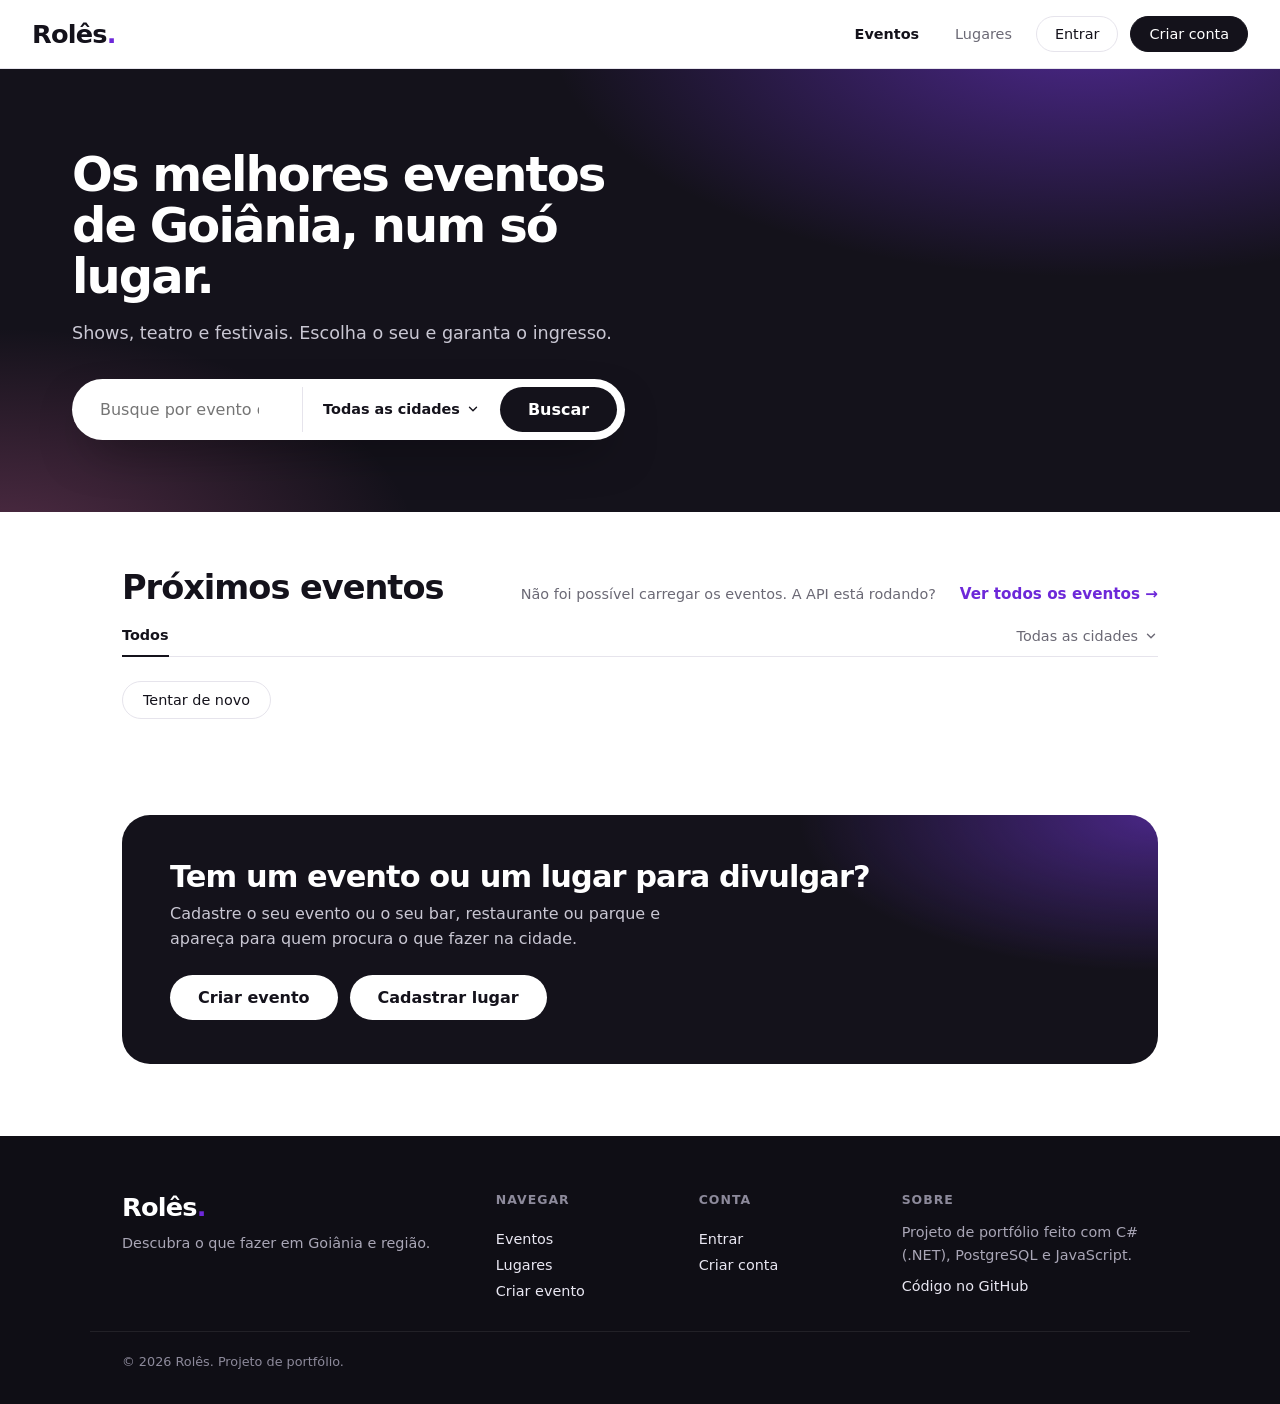
<file: Roles.Web/index.html>
<!DOCTYPE html>
<html lang="pt-BR">
<head>
  <meta charset="UTF-8">
  <meta name="viewport" content="width=device-width, initial-scale=1">
  <meta name="description" content="Descubra shows, festivais, teatro e outros eventos em Goiânia e região.">
  <title>Rolês · Descubra o que fazer</title>
  <link rel="stylesheet" href="css/style.css">
  <link rel="stylesheet" href="css/index.css">
</head>
<body>
  <header class="topo">
    <a class="logo" href="index.html">Rolês<span class="ponto">.</span></a>
    <nav id="menu" class="menu"></nav>
  </header>

  <main>
    <section class="hero">
      <div class="hero-inner">
        <div class="hero-texto">
          <h1>Os melhores eventos de Goiânia, num só lugar.</h1>
          <p class="hero-sub">Shows, teatro e festivais. Escolha o seu e garanta o ingresso.</p>

          <div class="busca-hero" role="search">
            <label class="so-leitor" for="busca">Buscar eventos</label>
            <input id="busca" type="search" placeholder="Busque por evento ou local" autocomplete="off">

            <div class="cidade busca-cidade" id="hero-cidade">
              <button type="button" class="cidade-botao" id="hero-cidade-botao" aria-haspopup="listbox" aria-expanded="false">
                <span id="hero-cidade-texto">Todas as cidades</span>
                <svg viewBox="0 0 24 24" fill="none" stroke="currentColor" stroke-width="2.4" stroke-linecap="round" stroke-linejoin="round" aria-hidden="true"><path d="M6 9l6 6 6-6"/></svg>
              </button>
              <ul class="cidade-lista" id="hero-cidade-lista" role="listbox" hidden></ul>
            </div>

            <a class="botao" href="#eventos">Buscar</a>
          </div>

          <div id="atalhos" class="atalhos" hidden></div>

          <div id="numeros" class="numeros" hidden></div>
        </div>

        <div id="carrossel" class="carrossel" aria-roledescription="carrossel" aria-label="Eventos em destaque" hidden></div>
      </div>
    </section>

    <section class="secao" id="eventos">
      <div class="secao-topo">
        <h2>Próximos eventos</h2>
        <div class="secao-dir">
          <p id="status" class="status" aria-live="polite">Carregando eventos...</p>
          <a class="ver-todos" href="eventos.html">Ver todos os eventos →</a>
        </div>
      </div>

      <div class="filtros" aria-label="Filtros">
        <div class="cidade" id="cidade">
  <button type="button" class="cidade-botao" id="cidade-botao" aria-haspopup="listbox" aria-expanded="false">
    <span id="cidade-texto">Todas as cidades</span>
    <svg viewBox="0 0 24 24" fill="none" stroke="currentColor" stroke-width="2.4" stroke-linecap="round" stroke-linejoin="round" aria-hidden="true"><path d="M6 9l6 6 6-6"/></svg>
  </button>
  <ul class="cidade-lista" id="cidade-lista" role="listbox" hidden></ul>
</div>

        <div id="filtro-categorias" class="chips">
          <button type="button" class="chip ativo" data-categoria="">Todos</button>
        </div>
      </div>

      <div id="acoes" class="acoes-status"></div>
      <ul id="lista" class="ev-grade" data-limite="8"></ul>
    </section>

    <section class="secao" id="lugares" hidden>
      <div class="secao-topo">
        <h2>Lugares</h2>
        <a class="ver-todos" href="lugares.html">Ver todos os lugares →</a>
      </div>
      <p class="secao-sub">Bares, restaurantes, karaokês e parques para curtir na cidade.</p>
      <div id="lugares-abas" class="abas" aria-label="Tipos de lugar"></div>
      <ul id="lugares-lista" class="ev-grade lg-grade"></ul>
    </section>

        <section class="cta">
      <div class="cta-caixa">
        <div>
          <h2>Tem um evento ou um lugar para divulgar?</h2>
          <p>Cadastre o seu evento ou o seu bar, restaurante ou parque e apareça para quem procura o que fazer na cidade.</p>
        </div>
        <div class="cta-botoes">
          <a class="botao" href="criar-evento.html">Criar evento</a>
          <a class="botao" href="criar-lugar.html">Cadastrar lugar</a>
        </div>
      </div>
    </section>
  </main>

  <script type="module" src="js/menu.js"></script>
  <script type="module" src="js/eventos.js"></script>
  <script type="module" src="js/lugares-home.js"></script>
</body>
</html>
</file>
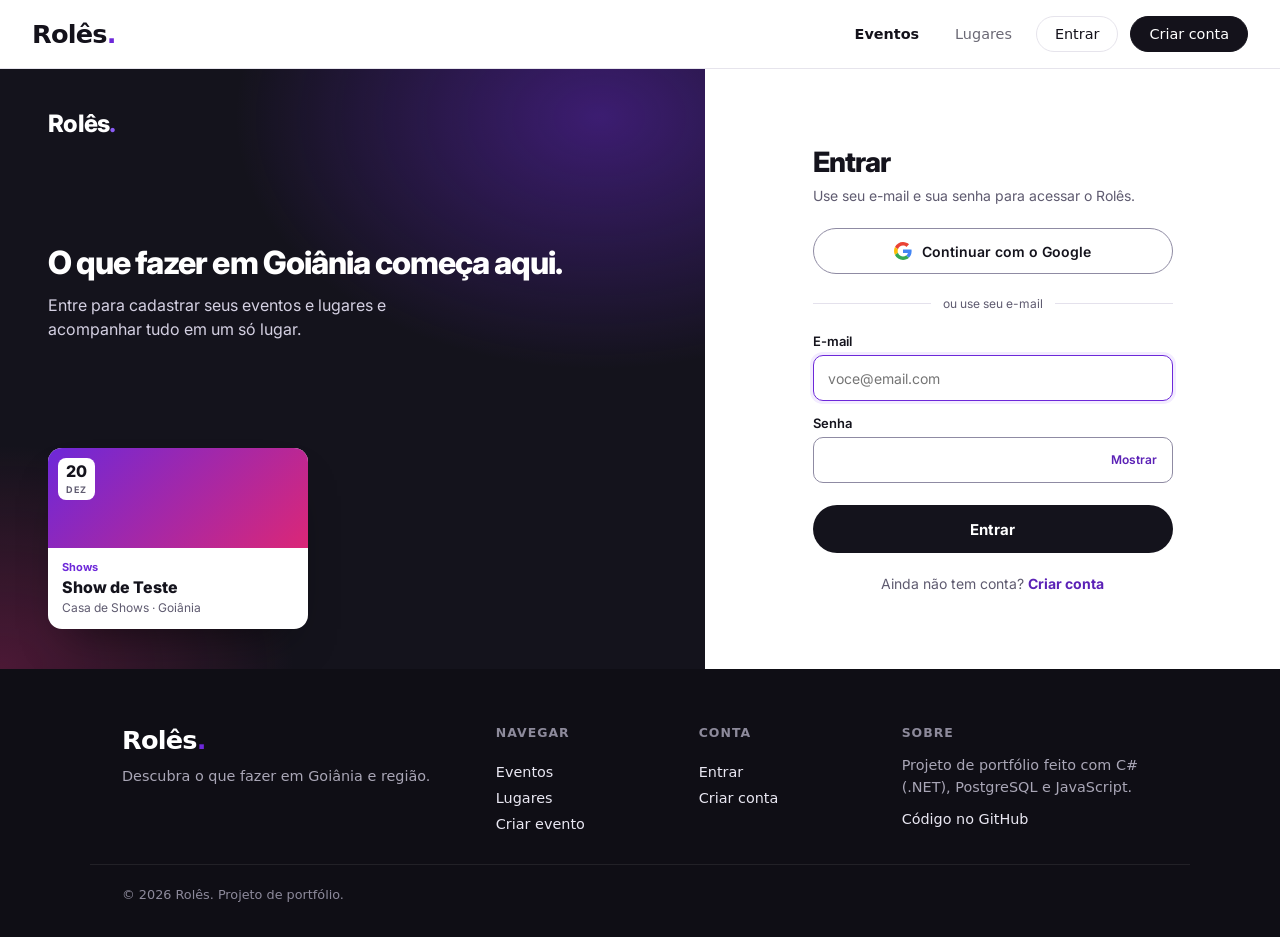
<file: Roles.Web/cadastrar.html>
<!DOCTYPE html>
<html lang="pt-BR">
<head>
  <meta charset="UTF-8">
  <meta name="viewport" content="width=device-width, initial-scale=1">
  <title>Cadastrar · Rolês</title>
  <link rel="stylesheet" href="css/style.css">
  <link rel="stylesheet" href="css/formulario.css">
  <link rel="stylesheet" href="css/cadastrar.css">
</head>
<body>
  <header class="topo">
    <a class="logo" href="index.html">Rolês<span class="ponto">.</span></a>
    <nav id="menu" class="menu"></nav>
  </header>

  <main class="cad">
    <nav id="cad-rail" class="cad-rail" aria-label="Etapas"></nav>

    <div class="cad-form">
      <div class="cad-cab">
        <h1 id="cad-titulo">O que você quer divulgar?</h1>
        <p id="cad-sub"></p>
      </div>

      <form id="form-cadastro" novalidate>

        <!-- ETAPA 1: comum aos dois -->
        <fieldset class="etapa" data-modo="ambos" data-titulo="Tipo e básico" data-h="O que você quer divulgar?" data-sub="Escolha o tipo e preencha o básico. Campos com * são obrigatórios.">
          <legend class="so-leitor">Tipo e informações básicas</legend>

          <div id="cad-opcoes" class="cad-opcoes">
            <button type="button" class="cad-opcao" data-escolha="evento" aria-pressed="true">
              <strong>Evento</strong>
              <span>Show, festa, teatro ou festival. Tem data e ingressos.</span>
            </button>
            <button type="button" class="cad-opcao" data-escolha="lugar" aria-pressed="false">
              <strong>Lugar</strong>
              <span>Bar, restaurante, café ou parque. Aberto todo dia.</span>
            </button>
          </div>

          <label class="cad-campo">
            <span><span data-modo="evento">Nome do evento *</span><span data-modo="lugar" hidden>Nome do lugar *</span></span>
            <input type="text" name="nome" required minlength="3" maxlength="200" placeholder="Ex.: Noite de Samba">
          </label>

          <fieldset class="modo" data-modo="evento">
            <div class="cad-campo">
              <span>Categoria</span>
              <input type="hidden" name="categoria" id="categoria">
              <div class="cad-chips" id="chips-categoria"></div>
            </div>
            <label class="cad-campo">
              <span>Assunto</span>
              <input type="text" name="assunto" maxlength="200" placeholder="Ex.: Música">
            </label>
          </fieldset>

          <fieldset class="modo" data-modo="lugar" disabled hidden>
            <div class="cad-campo">
              <span>Tipo *</span>
              <input type="hidden" name="tipo" id="tipo">
              <div class="cad-chips" id="chips-tipo"></div>
            </div>
            <label class="cad-campo">
              <span>Faixa de preço</span>
              <select name="faixaPreco">
                <option value="">Não informar</option>
                <option value="1">$ · Barato</option>
                <option value="2">$$ · Moderado</option>
                <option value="3">$$$ · Caro</option>
              </select>
            </label>
          </fieldset>

          <label class="cad-campo">
            <span>Descrição</span>
            <textarea name="descricao" rows="4" placeholder="Conte o clima, as atrações e o que o lugar ou o evento tem de especial."></textarea>
          </label>

          <div class="cad-campo">
            <span>Imagem de capa</span>
            <input type="hidden" name="imagem" id="imagem">
            <input type="file" id="arquivo-imagem" accept="image/jpeg,image/png,image/webp" hidden>
            <div class="cad-upload" id="upload-area">
              <p class="cad-upload-titulo">Arraste a imagem aqui</p>
              <button id="upload-escolher" class="cad-btn-sec" type="button">Escolher imagem</button>
              <button id="upload-remover" class="cad-remover" type="button" hidden>Remover imagem</button>
              <p id="upload-msg" class="cad-dica">JPG, PNG ou WebP, até 5 MB.</p>
            </div>
          </div>
        </fieldset>

        <!-- EVENTO: data -->
        <fieldset class="etapa modo" data-modo="evento" data-titulo="Data" data-h="Quando vai ser?" data-sub="Dia e horário de início e, se quiser, de término." disabled hidden>
          <legend class="so-leitor">Data e horário</legend>
          <div class="cad-linha">
            <label class="cad-campo">
              <span>Início *</span>
              <input type="datetime-local" name="dataInicio" id="dataInicio" required>
            </label>
            <label class="cad-campo">
              <span>Término</span>
              <input type="datetime-local" name="dataFim" id="dataFim">
            </label>
          </div>
        </fieldset>

        <!-- EVENTO: local -->
        <fieldset class="etapa modo" data-modo="evento" data-titulo="Local" data-h="Onde vai ser?" data-sub="Escolha um lugar do Rolês e o endereço é preenchido sozinho." disabled hidden>
          <legend class="so-leitor">Local do evento</legend>
          <label class="cad-campo">
            <span>Lugar cadastrado</span>
            <select name="lugarId" id="lugar-id">
              <option value="">Nenhum (informar o local abaixo)</option>
            </select>
            <small class="cad-dica" id="lugar-dica">O evento aparece na página do lugar escolhido.</small>
          </label>
          <label class="cad-campo">
            <span>Nome do local</span>
            <input type="text" name="localNome" maxlength="200" placeholder="Ex.: Teatro Municipal">
          </label>
          <div class="cad-linha">
            <label class="cad-campo">
              <span>CEP</span>
              <input type="text" name="cep" maxlength="9" placeholder="00000-000">
            </label>
            <label class="cad-campo">
              <span>Rua</span>
              <input type="text" name="rua" maxlength="200">
            </label>
          </div>
          <div class="cad-linha cad-linha-uf">
            <label class="cad-campo">
              <span>Cidade</span>
              <input type="text" name="cidade" maxlength="100">
            </label>
            <label class="cad-campo">
              <span>UF</span>
              <input type="text" name="estado" maxlength="2" pattern="[A-Za-z]{2}" placeholder="GO">
            </label>
          </div>
        </fieldset>

        <!-- EVENTO: ingressos -->
        <fieldset class="etapa modo" data-modo="evento" data-titulo="Ingressos" data-h="Ingressos" data-sub="Crie um ou mais tipos de ingresso." disabled hidden>
          <legend class="so-leitor">Ingressos</legend>
          <div id="lista-ingressos"></div>
          <button id="adicionar-ingresso" class="cad-btn-sec" type="button">+ Adicionar ingresso</button>
        </fieldset>

        <!-- EVENTO: organização -->
        <fieldset class="etapa modo" data-modo="evento" data-titulo="Organização" data-h="Quem organiza?" data-sub="Opcional." disabled hidden>
          <legend class="so-leitor">Organização</legend>
          <label class="cad-campo">
            <span>Nome do produtor</span>
            <input type="text" name="nomeProdutor" maxlength="200">
          </label>
        </fieldset>

        <!-- LUGAR: endereço -->
        <fieldset class="etapa modo" data-modo="lugar" data-titulo="Endereço" data-h="Onde fica?" data-sub="Usado no botão Como chegar da página do lugar." disabled hidden>
          <legend class="so-leitor">Endereço</legend>
          <div class="cad-linha">
            <label class="cad-campo">
              <span>CEP</span>
              <input type="text" name="cep" maxlength="9" placeholder="00000-000">
            </label>
            <label class="cad-campo">
              <span>Rua e número</span>
              <input type="text" name="rua" maxlength="200">
            </label>
          </div>
          <label class="cad-campo">
            <span>Bairro</span>
            <input type="text" name="bairro" maxlength="100">
          </label>
          <div class="cad-linha cad-linha-uf">
            <label class="cad-campo">
              <span>Cidade *</span>
              <input type="text" name="cidade" required maxlength="100">
            </label>
            <label class="cad-campo">
              <span>UF</span>
              <input type="text" name="estado" maxlength="2" pattern="[A-Za-z]{2}" placeholder="GO">
            </label>
          </div>
        </fieldset>

        <!-- LUGAR: contato -->
        <fieldset class="etapa modo" data-modo="lugar" data-titulo="Contato" data-h="Como falar com o lugar?" data-sub="Opcional, mas ajuda quem quer reservar ou tirar dúvidas." disabled hidden>
          <legend class="so-leitor">Contato</legend>
          <div class="cad-linha">
            <label class="cad-campo">
              <span>Telefone</span>
              <input type="tel" name="telefone" maxlength="20" placeholder="(62) 99999-9999">
            </label>
            <label class="cad-campo">
              <span>Instagram</span>
              <input type="text" name="instagram" maxlength="100" placeholder="@seulugar">
            </label>
          </div>
        </fieldset>

        <!-- LUGAR: horários -->
        <fieldset class="etapa modo" data-modo="lugar" data-titulo="Horários" data-h="Horários de funcionamento" data-sub="Deixe em branco os dias que você não quer informar." disabled hidden>
          <legend class="so-leitor">Horários de funcionamento</legend>
          <div class="horario-cab" aria-hidden="true">
            <span>Dia</span><span>Abre</span><span>Fecha</span><span></span>
          </div>
          <div id="horarios" class="horarios"></div>
          <button id="copiar-horario" class="cad-btn-sec" type="button">Copiar horário de segunda para todos os dias</button>
          <p class="cad-dica">Se fecha depois da meia-noite, é só colocar o horário de fechamento (ex.: abre 22:00, fecha 05:00).</p>
        </fieldset>

        <div id="erros" class="cad-erros" role="alert" hidden></div>
        <div id="aviso" class="aviso" role="alert" hidden></div>

        <div class="cad-nav">
          <a id="cad-cancelar" class="cad-cancelar" href="index.html">Cancelar</a>
          <button id="cad-voltar" class="cad-voltar" type="button" hidden>Voltar</button>
          <button id="cad-continuar" class="botao" type="button">Continuar</button>
          <button id="botao-salvar" class="botao" type="submit" hidden>Publicar evento</button>
        </div>
      </form>
    </div>

    <aside class="cad-previa" aria-label="Prévia do card">
      <p class="cad-previa-rotulo">Prévia ao vivo</p>
      <div class="pv-card">
        <div class="pv-capa" id="pv-capa"></div>
        <div class="pv-corpo">
          <span class="pv-tipo" id="pv-tipo"></span>
          <h3 id="pv-nome"></h3>
          <p class="pv-linha" id="pv-l1"></p>
          <p class="pv-linha" id="pv-l2"></p>
          <p class="pv-linha pv-destaque" id="pv-l3"></p>
        </div>
      </div>
      <p class="cad-previa-nota">Os traços cinza viram texto conforme você digita.</p>
    </aside>
  </main>

  <!-- Molde de uma linha de ingresso: o JS copia este bloco a cada "Adicionar ingresso". -->
  <template id="modelo-ingresso">
    <div class="ingresso-linha">
      <label class="campo-form">
        <span>Título *</span>
        <input class="ing-titulo" type="text" required minlength="2" maxlength="100" placeholder="Ex.: Pista">
      </label>
      <label class="campo-form">
        <span>Tipo</span>
        <select class="ing-tipo">
          <option value="pago">Pago</option>
          <option value="gratuito">Gratuito</option>
        </select>
      </label>
      <label class="campo-form">
        <span>Valor (R$)</span>
        <input class="ing-valor" type="number" min="0" step="0.01" placeholder="0,00">
      </label>
      <label class="campo-form">
        <span>Quantidade *</span>
        <input class="ing-quantidade" type="number" min="1" step="1" required placeholder="100">
      </label>
      <button class="remover" type="button" aria-label="Remover ingresso">×</button>
    </div>
  </template>

  <script type="module" src="js/menu.js"></script>
  <script type="module" src="js/cadastrar.js"></script>
</body>
</html>
</file>
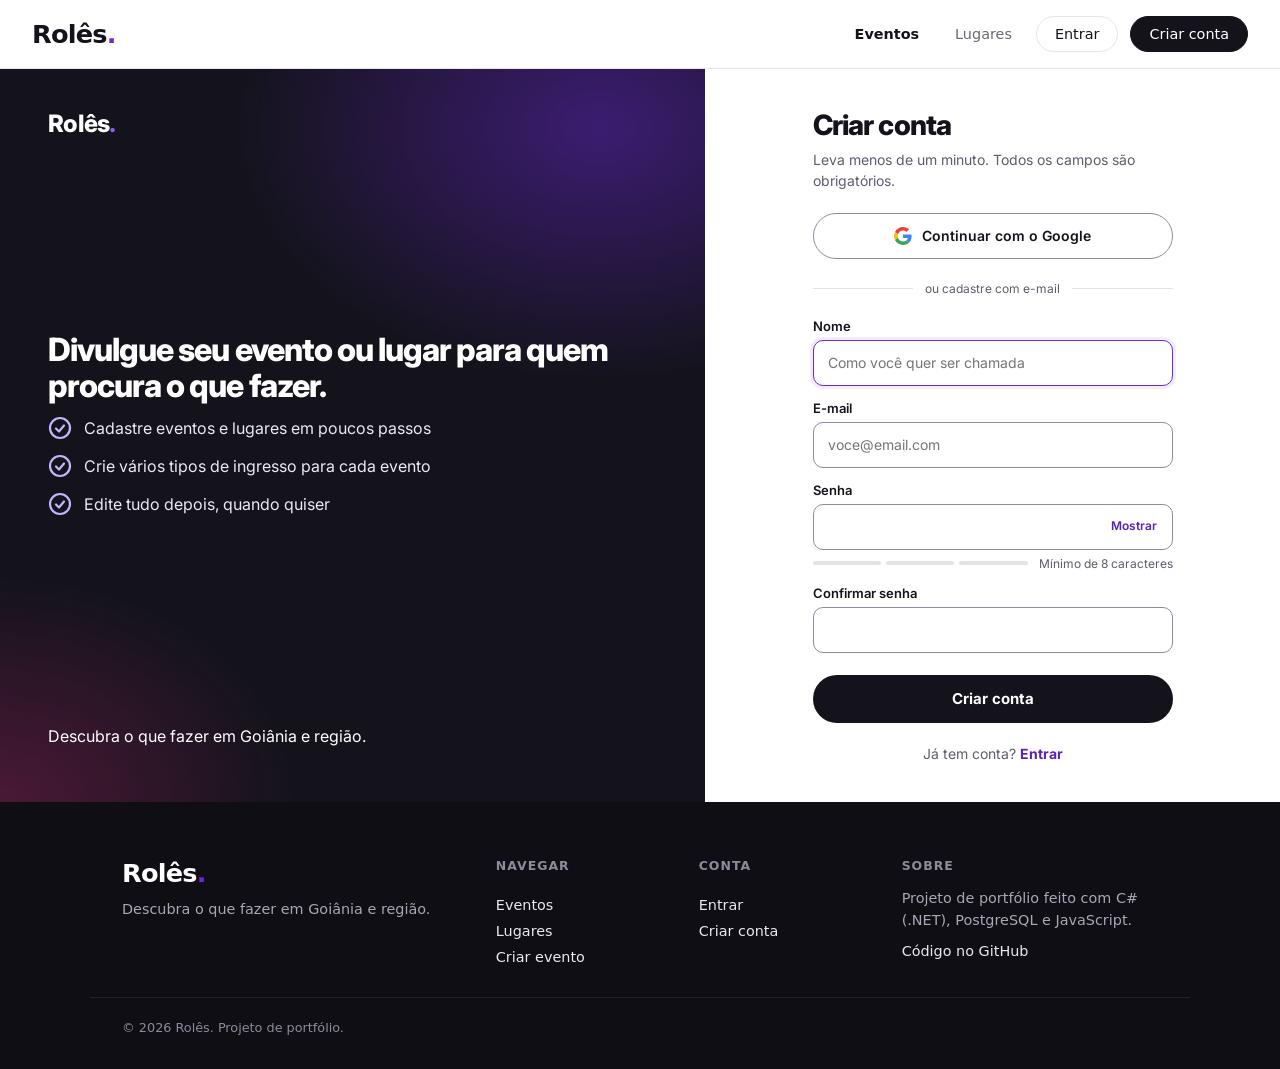
<file: Roles.Web/cadastro.html>
<!DOCTYPE html>
<html lang="pt-BR">
<head>
  <meta charset="UTF-8">
  <meta name="viewport" content="width=device-width, initial-scale=1">
  <title>Criar conta · Rolês</title>
  <link rel="stylesheet" href="https://fonts.googleapis.com/css2?family=Inter:wght@400;500;600;700;800&display=swap">
  <link rel="stylesheet" href="css/style.css">
  <link rel="stylesheet" href="css/formulario.css">
  <link rel="stylesheet" href="css/auth.css">
</head>
<body>
  <header class="topo">
    <a class="logo" href="index.html">Rolês<span class="ponto">.</span></a>
    <nav id="menu" class="menu"></nav>
  </header>

  <main class="auth-pagina">
    <aside class="auth-painel">
      <a class="auth-logo" href="index.html">Rolês<span>.</span></a>

      <div class="auth-painel-texto">
        <p class="auth-destaque">Divulgue seu evento ou lugar para quem procura o que fazer.</p>
        <ul class="auth-lista">
          <li>
            <svg viewBox="0 0 24 24" fill="none" stroke="currentColor" stroke-width="2.2" stroke-linecap="round" stroke-linejoin="round" aria-hidden="true"><circle cx="12" cy="12" r="10"/><path d="M8 12.5l3 3 5-6"/></svg>
            Cadastre eventos e lugares em poucos passos
          </li>
          <li>
            <svg viewBox="0 0 24 24" fill="none" stroke="currentColor" stroke-width="2.2" stroke-linecap="round" stroke-linejoin="round" aria-hidden="true"><circle cx="12" cy="12" r="10"/><path d="M8 12.5l3 3 5-6"/></svg>
            Crie vários tipos de ingresso para cada evento
          </li>
          <li>
            <svg viewBox="0 0 24 24" fill="none" stroke="currentColor" stroke-width="2.2" stroke-linecap="round" stroke-linejoin="round" aria-hidden="true"><circle cx="12" cy="12" r="10"/><path d="M8 12.5l3 3 5-6"/></svg>
            Edite tudo depois, quando quiser
          </li>
        </ul>
      </div>

      <p class="auth-painel-nota">Descubra o que fazer em Goiânia e região.</p>
    </aside>

    <section class="auth-area">
      <div class="auth-bloco">
        <div class="auth-cab">
          <h1>Criar conta</h1>
          <p>Leva menos de um minuto. Todos os campos são obrigatórios.</p>
        </div>

        <button id="botao-google" class="auth-google" type="button">
          <svg viewBox="0 0 48 48" aria-hidden="true">
            <path fill="#EA4335" d="M24 9.5c3.54 0 6.71 1.22 9.21 3.6l6.85-6.85C35.9 2.38 30.47 0 24 0 14.62 0 6.51 5.38 2.56 13.22l7.98 6.19C12.43 13.72 17.74 9.5 24 9.5z"/>
            <path fill="#4285F4" d="M46.98 24.55c0-1.57-.15-3.09-.38-4.55H24v9.02h12.94c-.58 2.96-2.26 5.48-4.78 7.18l7.73 6c4.51-4.18 7.09-10.36 7.09-17.65z"/>
            <path fill="#FBBC05" d="M10.53 28.59c-.48-1.45-.76-2.99-.76-4.59s.27-3.14.76-4.59l-7.98-6.19C.92 16.46 0 20.12 0 24c0 3.88.92 7.54 2.56 10.78l7.97-6.19z"/>
            <path fill="#34A853" d="M24 48c6.48 0 11.93-2.13 15.89-5.81l-7.73-6c-2.15 1.45-4.92 2.3-8.16 2.3-6.26 0-11.57-4.22-13.47-9.91l-7.98 6.19C6.51 42.62 14.62 48 24 48z"/>
          </svg>
          Continuar com o Google
        </button>

        <div class="auth-divisor">ou cadastre com e-mail</div>

        <form id="form-cadastro" class="auth-form" novalidate>
          <div class="auth-campos">
            <div class="auth-campo">
              <label for="nome">Nome</label>
              <input id="nome" type="text" name="nome" required minlength="2" maxlength="100" autocomplete="name" placeholder="Como você quer ser chamada" autofocus>
            </div>

            <div class="auth-campo">
              <label for="email">E-mail</label>
              <input id="email" type="email" name="email" required maxlength="200" autocomplete="email" placeholder="voce@email.com">
            </div>

            <div class="auth-campo">
              <label for="senha">Senha</label>
              <div class="auth-senha">
                <input id="senha" type="password" name="senha" required minlength="8" maxlength="72" autocomplete="new-password">
                <button id="mostrar-senha" class="auth-mostrar" type="button" aria-label="Mostrar senhas">Mostrar</button>
              </div>
              <div class="auth-forca" aria-hidden="true">
                <span id="forca-1"></span>
                <span id="forca-2"></span>
                <span id="forca-3"></span>
                <small id="forca-texto">Mínimo de 8 caracteres</small>
              </div>
            </div>

            <div class="auth-campo">
              <label for="confirmar">Confirmar senha</label>
              <input id="confirmar" type="password" name="confirmar" required minlength="8" maxlength="72" autocomplete="new-password">
            </div>
          </div>

          <div id="erros" class="erros" role="alert" hidden></div>

          <button id="botao-cadastrar" class="botao botao-auth" type="submit">Criar conta</button>
        </form>

        <p class="auth-troca">Já tem conta? <a href="login.html">Entrar</a></p>
      </div>
    </section>
  </main>

  <script type="module" src="js/menu.js"></script>
  <script type="module" src="js/cadastro.js"></script>
</body>
</html>
</file>
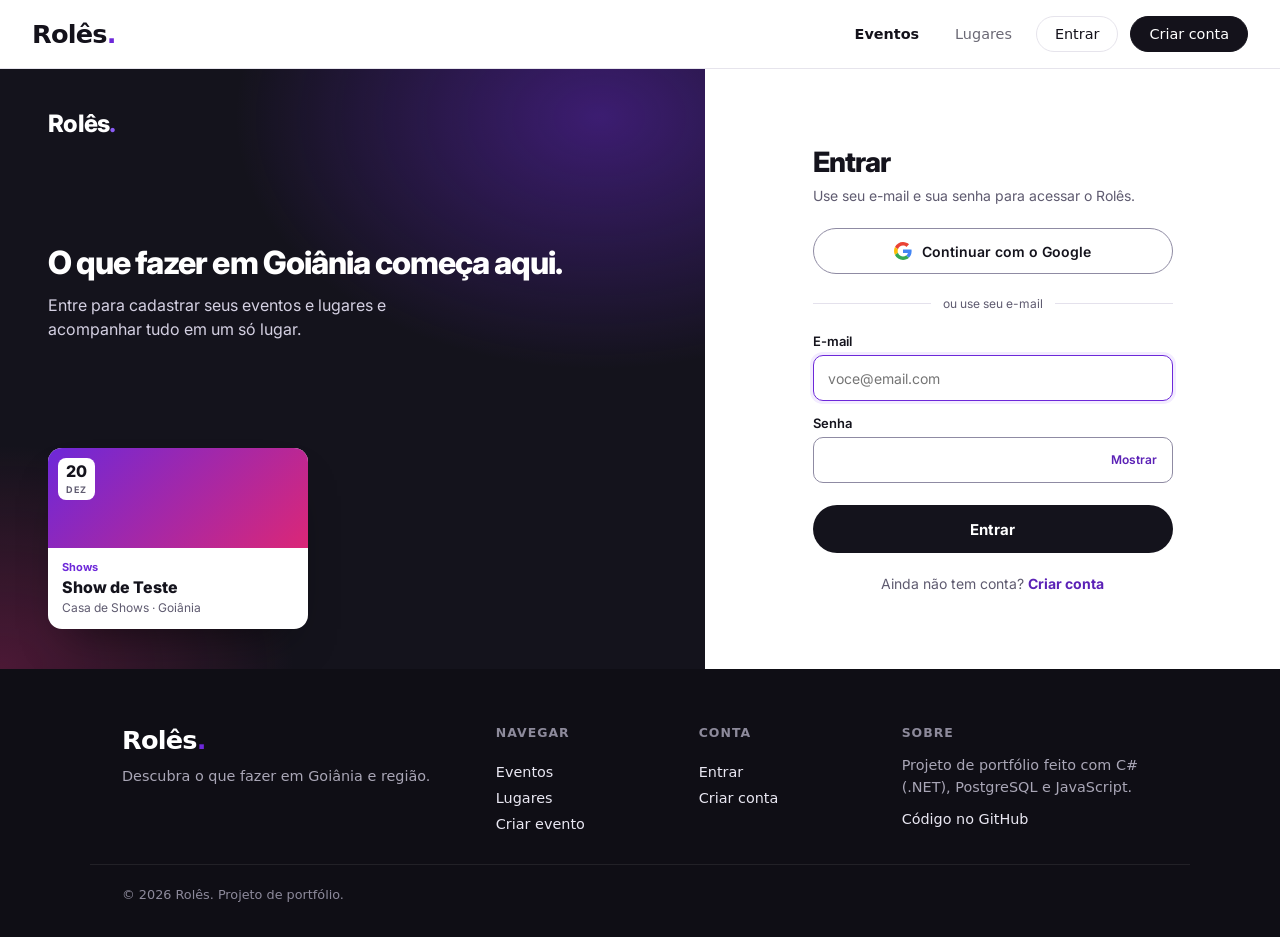
<file: Roles.Web/conta.html>
<!DOCTYPE html>
<html lang="pt-BR">
<head>
  <meta charset="UTF-8">
  <meta name="viewport" content="width=device-width, initial-scale=1">
  <title>Minha conta · Rolês</title>
  <link rel="stylesheet" href="css/style.css">
  <link rel="stylesheet" href="css/conta.css">
</head>
<body>
  <header class="topo">
    <a class="logo" href="index.html">Rolês<span class="ponto">.</span></a>
    <nav id="menu" class="menu"></nav>
  </header>

  <div class="conta">
    <aside>
      <div class="cc-quem">
        <span id="cc-avatar" class="cc-avatar"></span>
        <div>
          <strong id="cc-nome"></strong>
          <span id="cc-email" class="cc-email"></span>
        </div>
      </div>

      <nav class="cc-menu" aria-label="Minha conta">
        <div class="cc-grupo">Como participante</div>
        <a class="cc-link" href="#ingressos" data-secao="ingressos">Meus ingressos</a>

        <div class="cc-grupo">Como organizadora</div>
        <a class="cc-link" href="#eventos" data-secao="eventos">Meus eventos</a>
        <a class="cc-link" href="#lugares" data-secao="lugares">Meus lugares</a>

        <div class="cc-grupo">Conta</div>
        <a class="cc-link" href="#dados" data-secao="dados">Dados da conta</a>
      </nav>

      <button id="cc-sair" class="cc-sair" type="button">Sair da conta</button>
    </aside>

    <main>
      <section id="sec-ingressos" hidden>
        <h1 class="cc-titulo">Meus ingressos</h1>
        <p id="resumo-ingressos" class="cc-apoio">Carregando...</p>
        <div id="status-ingressos" class="cc-vazio" hidden></div>

        <div id="bloco-proximos" hidden>
          <div class="cc-cab"><h2>Próximos</h2></div>
          <ul id="lista-proximos" class="cc-lista"></ul>
        </div>

        <div id="bloco-passados" class="cc-bloco" hidden>
          <div class="cc-cab"><h2>Já realizados</h2></div>
          <ul id="lista-passados" class="cc-lista"></ul>
        </div>
      </section>

      <section id="sec-eventos" hidden>
        <h1 class="cc-titulo">Meus eventos</h1>
        <p id="resumo" class="cc-apoio">Carregando...</p>
        <div class="cc-cab">
          <h2>Eventos publicados</h2>
          <a class="cc-acao" href="cadastrar.html?tipo=evento">Cadastrar novo evento</a>
        </div>
        <div id="status-eventos" class="cc-vazio" hidden></div>
        <ul id="lista-eventos" class="cc-lista"></ul>
      </section>

      <section id="sec-lugares" hidden>
        <h1 class="cc-titulo">Meus lugares</h1>
        <p id="resumo-lugares" class="cc-apoio">Carregando...</p>
        <div class="cc-cab">
          <h2>Lugares cadastrados</h2>
          <a class="cc-acao" href="cadastrar.html?tipo=lugar">Cadastrar novo lugar</a>
        </div>
        <div id="status-lugares" class="cc-vazio" hidden></div>
        <ul id="lista-lugares" class="cc-lista"></ul>
      </section>

      <section id="sec-dados" hidden>
        <h1 class="cc-titulo">Dados da conta</h1>
        <p class="cc-apoio">As informações do seu cadastro.</p>
        <dl class="cc-dados">
          <div><dt>Nome</dt><dd id="dado-nome"></dd></div>
          <div><dt>E-mail</dt><dd id="dado-email"></dd></div>
        </dl>
        <div class="cc-vazio">
          <p>Alterar nome, e-mail ou senha ainda não está disponível.</p>
        </div>
      </section>
    </main>
  </div>

  <script type="module" src="js/menu.js"></script>
  <script type="module" src="js/conta.js"></script>
</body>
</html>
</file>
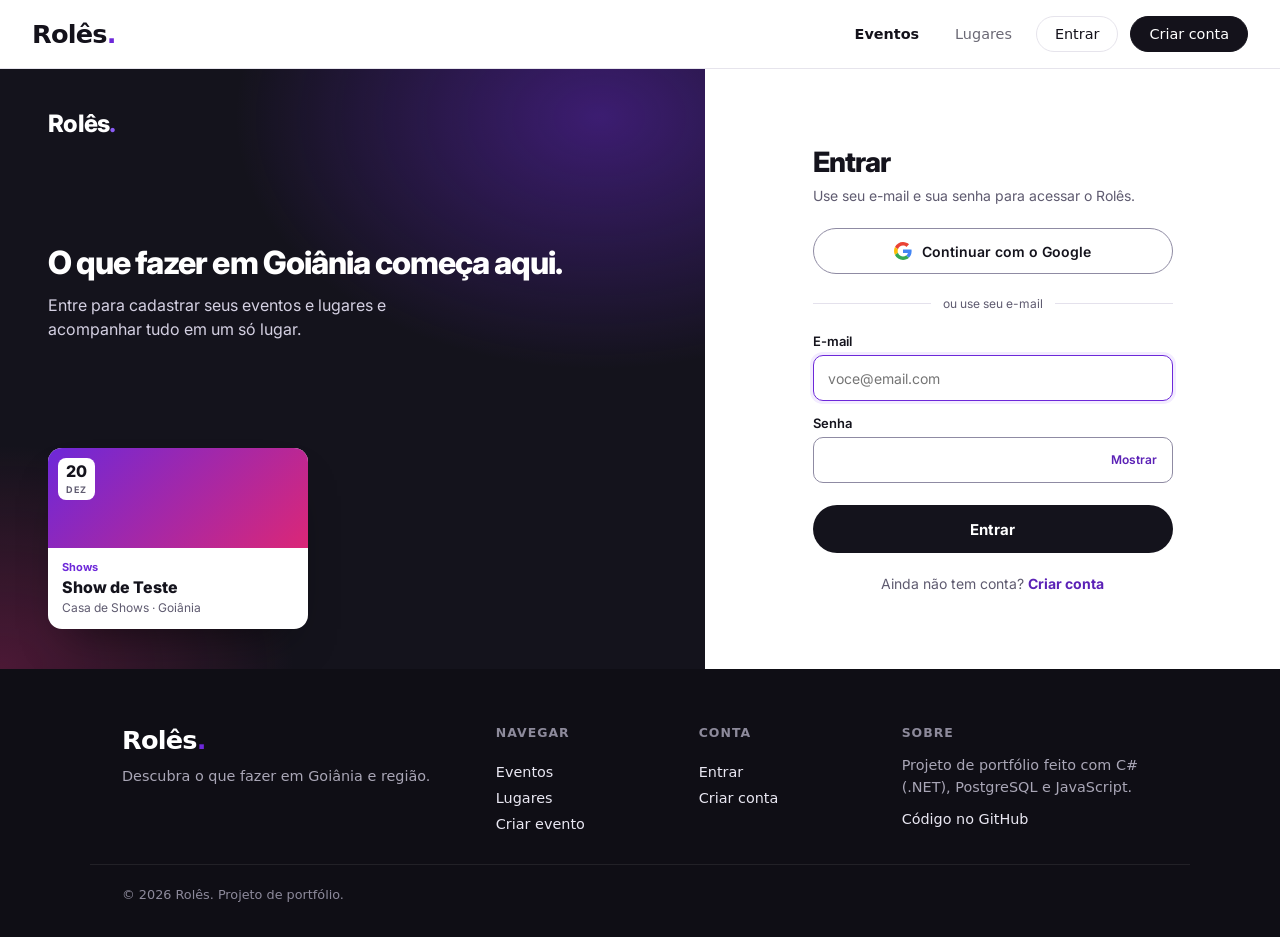
<file: Roles.Web/criar-evento.html>
<!DOCTYPE html>
<html lang="pt-BR">
<head>
  <meta charset="UTF-8">
  <title>Redirecionando…</title>
  <script>
    // Os links antigos continuam funcionando: tudo agora é feito em cadastrar.html.
    var p = new URLSearchParams(window.location.search);
    p.set("tipo", "evento");
    window.location.replace("cadastrar.html?" + p.toString());
  </script>
</head>
<body></body>
</html>
</file>
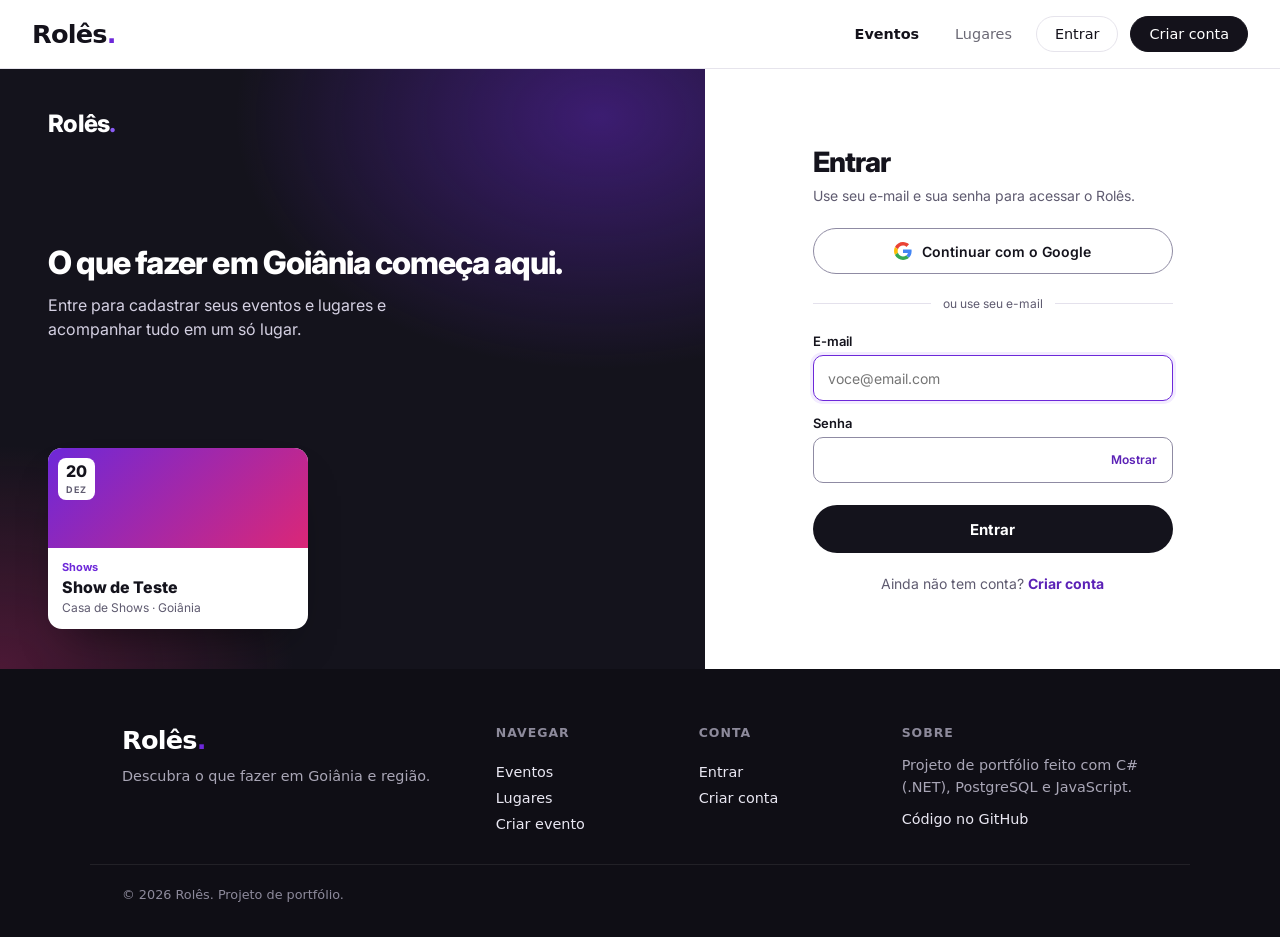
<file: Roles.Web/criar-lugar.html>
<!DOCTYPE html>
<html lang="pt-BR">
<head>
  <meta charset="UTF-8">
  <title>Redirecionando…</title>
  <script>
    // Os links antigos continuam funcionando: tudo agora é feito em cadastrar.html.
    var p = new URLSearchParams(window.location.search);
    p.set("tipo", "lugar");
    window.location.replace("cadastrar.html?" + p.toString());
  </script>
</head>
<body></body>
</html>
</file>
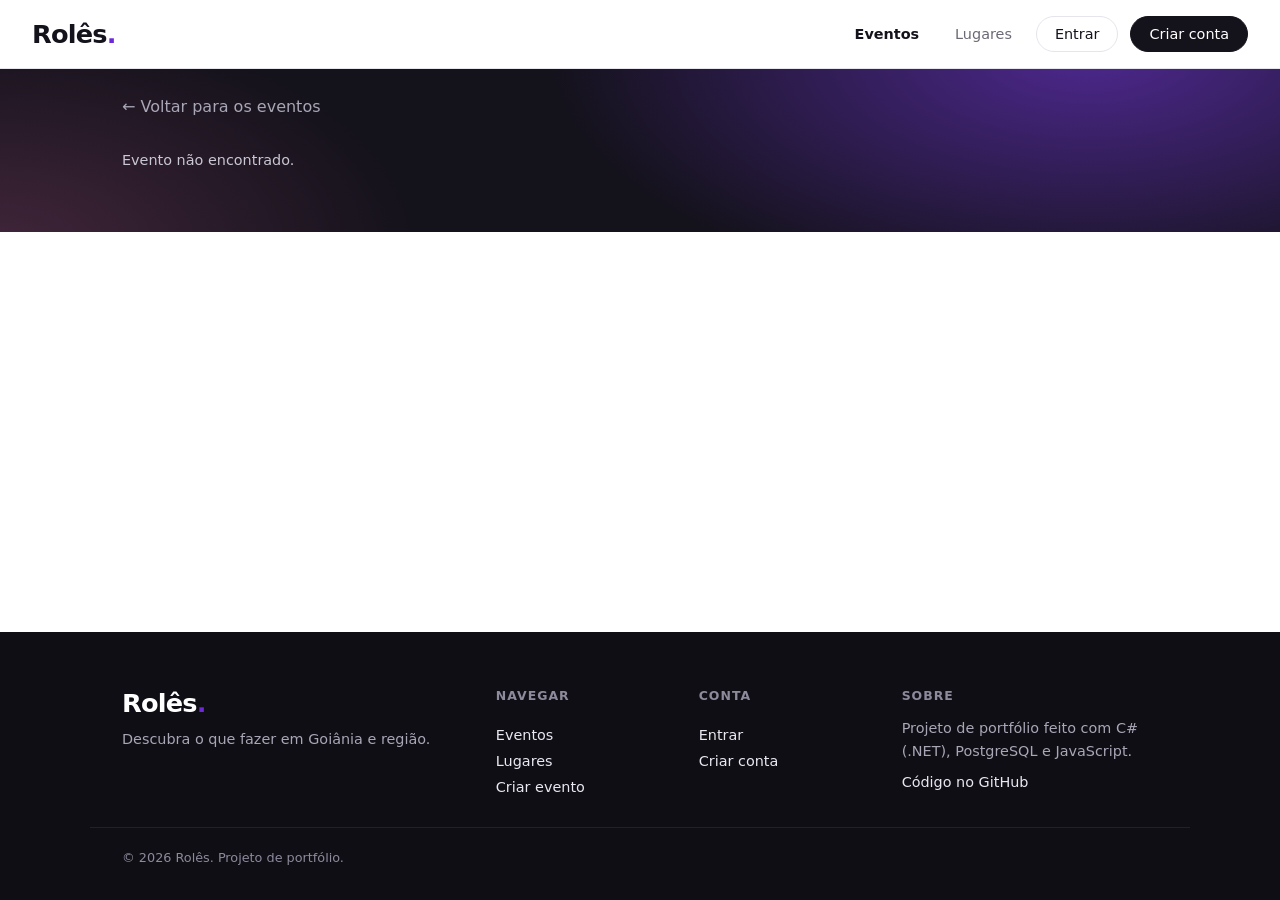
<file: Roles.Web/evento.html>
<!DOCTYPE html>
<html lang="pt-BR">
<head>
  <meta charset="UTF-8">
  <meta name="viewport" content="width=device-width, initial-scale=1">
  <title>Evento · Rolês</title>
  <link rel="stylesheet" href="css/style.css">
  <link rel="stylesheet" href="css/lugar.css">
  <link rel="stylesheet" href="css/evento.css">
</head>
<body>
  <header class="topo">
    <a class="logo" href="index.html">Rolês<span class="ponto">.</span></a>
    <nav id="menu" class="menu"></nav>
  </header>

  <main>
    <section class="lu-hero">
      <div class="lu-hero-inner">
        <a class="voltar" href="index.html">← Voltar para os eventos</a>
        <p id="status" class="status">Carregando evento...</p>
        <div id="topo"></div>
      </div>
    </section>

    <section class="lu-corpo" id="corpo"></section>
  </main>

  <script type="module" src="js/menu.js"></script>
  <script type="module" src="js/evento.js"></script>
</body>
</html>
</file>
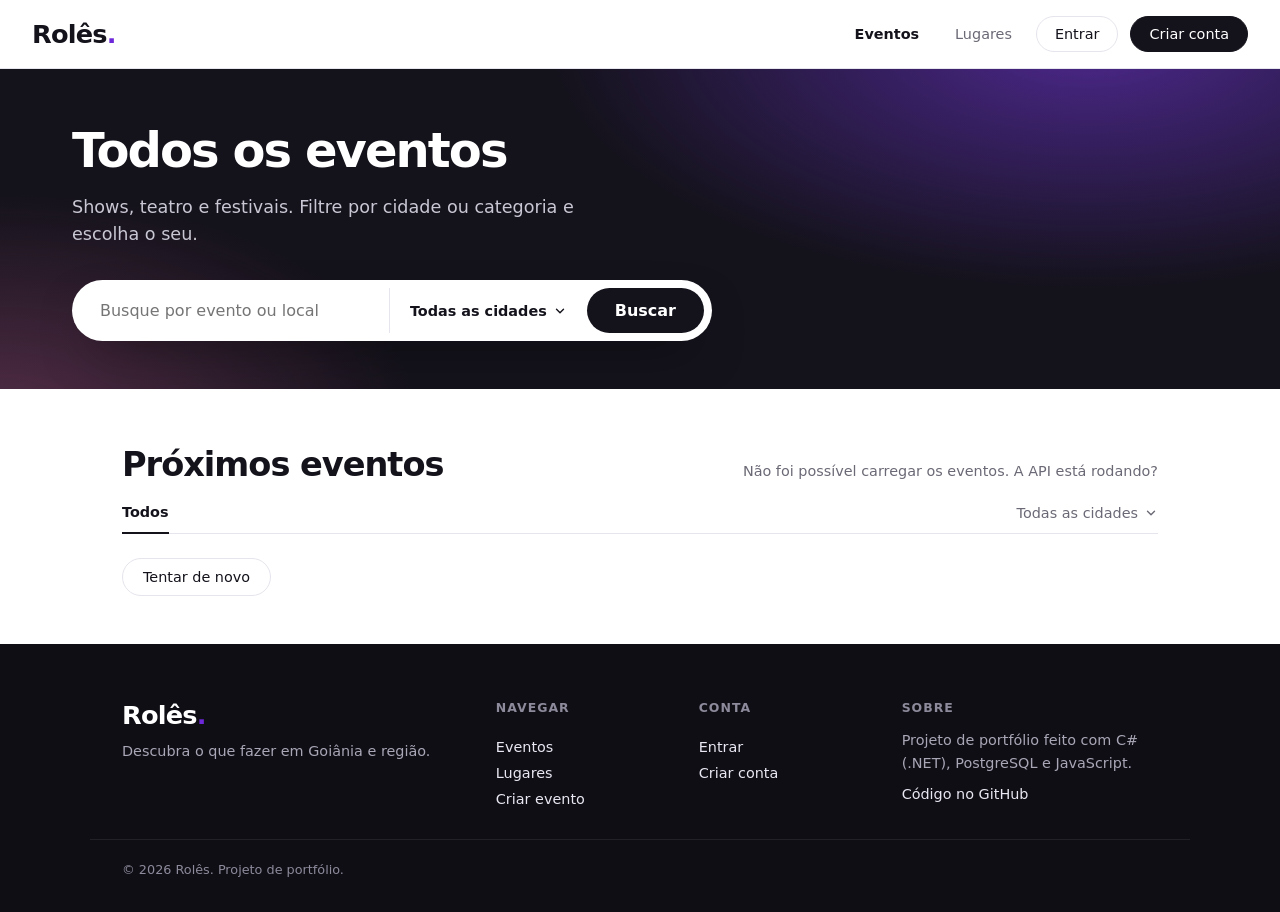
<file: Roles.Web/eventos.html>
<!DOCTYPE html>
<html lang="pt-BR">
<head>
  <meta charset="UTF-8">
  <meta name="viewport" content="width=device-width, initial-scale=1">
  <meta name="description" content="Todos os shows, festivais, teatro e outros eventos em Goiânia e região.">
  <title>Eventos · Rolês</title>
  <link rel="stylesheet" href="css/style.css">
  <link rel="stylesheet" href="css/index.css">
</head>
<body>
  <header class="topo">
    <a class="logo" href="index.html">Rolês<span class="ponto">.</span></a>
    <nav id="menu" class="menu"></nav>
  </header>

  <main>
    <section class="hero hero-curto">
      <div class="hero-inner">
        <div class="hero-texto">
          <h1>Todos os eventos</h1>
          <p class="hero-sub">Shows, teatro e festivais. Filtre por cidade ou categoria e escolha o seu.</p>

          <div class="busca-hero" role="search">
            <label class="so-leitor" for="busca">Buscar eventos</label>
            <input id="busca" type="search" placeholder="Busque por evento ou local" autocomplete="off">

            <div class="cidade busca-cidade" id="hero-cidade">
              <button type="button" class="cidade-botao" id="hero-cidade-botao" aria-haspopup="listbox" aria-expanded="false">
                <span id="hero-cidade-texto">Todas as cidades</span>
                <svg viewBox="0 0 24 24" fill="none" stroke="currentColor" stroke-width="2.4" stroke-linecap="round" stroke-linejoin="round" aria-hidden="true"><path d="M6 9l6 6 6-6"/></svg>
              </button>
              <ul class="cidade-lista" id="hero-cidade-lista" role="listbox" hidden></ul>
            </div>

            <a class="botao" href="#eventos">Buscar</a>
          </div>

          <div id="atalhos" class="atalhos" hidden></div>
        </div>
      </div>
    </section>

    <section class="secao" id="eventos">
      <div class="secao-topo">
        <h2>Próximos eventos</h2>
        <div class="secao-dir">
          <p id="status" class="status" aria-live="polite">Carregando eventos...</p>
        </div>
      </div>

      <div class="filtros" aria-label="Filtros">
        <div class="cidade" id="cidade">
          <button type="button" class="cidade-botao" id="cidade-botao" aria-haspopup="listbox" aria-expanded="false">
            <span id="cidade-texto">Todas as cidades</span>
            <svg viewBox="0 0 24 24" fill="none" stroke="currentColor" stroke-width="2.4" stroke-linecap="round" stroke-linejoin="round" aria-hidden="true"><path d="M6 9l6 6 6-6"/></svg>
          </button>
          <ul class="cidade-lista" id="cidade-lista" role="listbox" hidden></ul>
        </div>

        <div id="filtro-categorias" class="chips">
          <button type="button" class="chip ativo" data-categoria="">Todos</button>
        </div>
      </div>

      <div id="acoes" class="acoes-status"></div>
      <ul id="lista" class="ev-grade"></ul>
    </section>
  </main>

  <script type="module" src="js/menu.js"></script>
  <script type="module" src="js/eventos.js"></script>
</body>
</html>
</file>
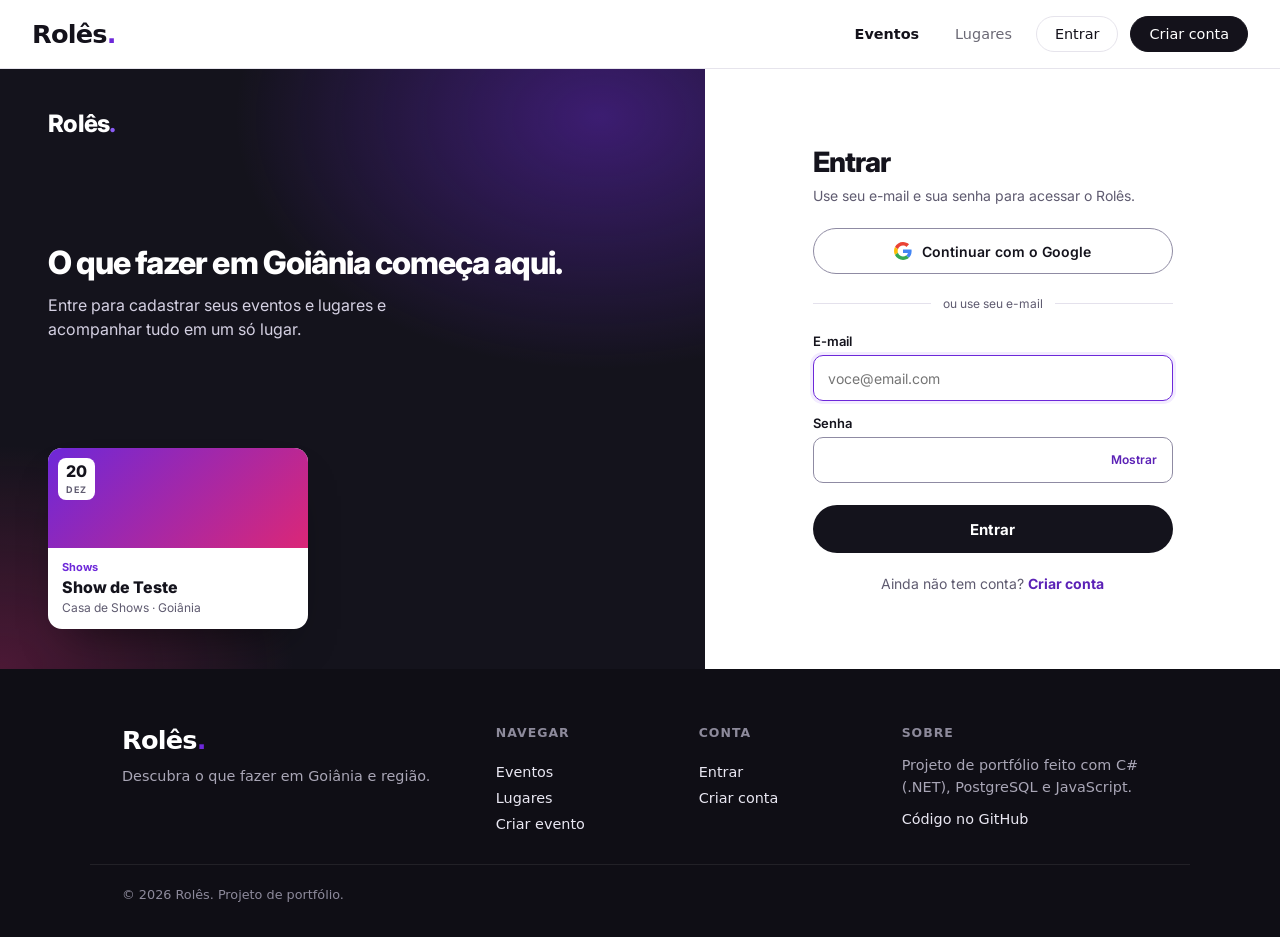
<file: Roles.Web/login.html>
<!DOCTYPE html>
<html lang="pt-BR">
<head>
  <meta charset="UTF-8">
  <meta name="viewport" content="width=device-width, initial-scale=1">
  <title>Entrar · Rolês</title>
  <link rel="stylesheet" href="https://fonts.googleapis.com/css2?family=Inter:wght@400;500;600;700;800&display=swap">
  <link rel="stylesheet" href="css/style.css">
  <link rel="stylesheet" href="css/formulario.css">
  <link rel="stylesheet" href="css/auth.css">
</head>
<body>
  <header class="topo">
    <a class="logo" href="index.html">Rolês<span class="ponto">.</span></a>
    <nav id="menu" class="menu"></nav>
  </header>

  <main class="auth-pagina">
    <aside class="auth-painel">
      <a class="auth-logo" href="index.html">Rolês<span>.</span></a>

      <div class="auth-painel-texto">
        <p class="auth-destaque">O que fazer em Goiânia começa aqui.</p>
        <p class="auth-apoio">Entre para cadastrar seus eventos e lugares e acompanhar tudo em um só lugar.</p>
      </div>

      <div class="auth-card" aria-hidden="true">
        <div class="auth-card-capa">
          <span class="auth-card-data"><strong>20</strong><small>DEZ</small></span>
        </div>
        <div class="auth-card-corpo">
          <span class="auth-card-tag">Shows</span>
          <span class="auth-card-nome">Show de Teste</span>
          <span class="auth-card-local">Casa de Shows · Goiânia</span>
        </div>
      </div>
    </aside>

    <section class="auth-area">
      <div class="auth-bloco">
        <div class="auth-cab">
          <h1>Entrar</h1>
          <p>Use seu e-mail e sua senha para acessar o Rolês.</p>
        </div>

        <button id="botao-google" class="auth-google" type="button">
          <svg viewBox="0 0 48 48" aria-hidden="true">
            <path fill="#EA4335" d="M24 9.5c3.54 0 6.71 1.22 9.21 3.6l6.85-6.85C35.9 2.38 30.47 0 24 0 14.62 0 6.51 5.38 2.56 13.22l7.98 6.19C12.43 13.72 17.74 9.5 24 9.5z"/>
            <path fill="#4285F4" d="M46.98 24.55c0-1.57-.15-3.09-.38-4.55H24v9.02h12.94c-.58 2.96-2.26 5.48-4.78 7.18l7.73 6c4.51-4.18 7.09-10.36 7.09-17.65z"/>
            <path fill="#FBBC05" d="M10.53 28.59c-.48-1.45-.76-2.99-.76-4.59s.27-3.14.76-4.59l-7.98-6.19C.92 16.46 0 20.12 0 24c0 3.88.92 7.54 2.56 10.78l7.97-6.19z"/>
            <path fill="#34A853" d="M24 48c6.48 0 11.93-2.13 15.89-5.81l-7.73-6c-2.15 1.45-4.92 2.3-8.16 2.3-6.26 0-11.57-4.22-13.47-9.91l-7.98 6.19C6.51 42.62 14.62 48 24 48z"/>
          </svg>
          Continuar com o Google
        </button>

        <div class="auth-divisor">ou use seu e-mail</div>

        <form id="form-login" class="auth-form" novalidate>
          <div class="auth-campos">
            <div class="auth-campo">
              <label for="email">E-mail</label>
              <input id="email" type="email" name="email" required autocomplete="email" placeholder="voce@email.com" autofocus>
            </div>

            <div class="auth-campo">
              <label for="senha">Senha</label>
              <div class="auth-senha">
                <input id="senha" type="password" name="senha" required autocomplete="current-password">
                <button id="mostrar-senha" class="auth-mostrar" type="button" aria-label="Mostrar senha">Mostrar</button>
              </div>
            </div>
          </div>

          <div id="erros" class="erros" role="alert" hidden></div>

          <button id="botao-entrar" class="botao botao-auth" type="submit">Entrar</button>
        </form>

        <p class="auth-troca">Ainda não tem conta? <a href="cadastro.html">Criar conta</a></p>
      </div>
    </section>
  </main>

  <script type="module" src="js/menu.js"></script>
  <script type="module" src="js/login.js"></script>
</body>
</html>
</file>
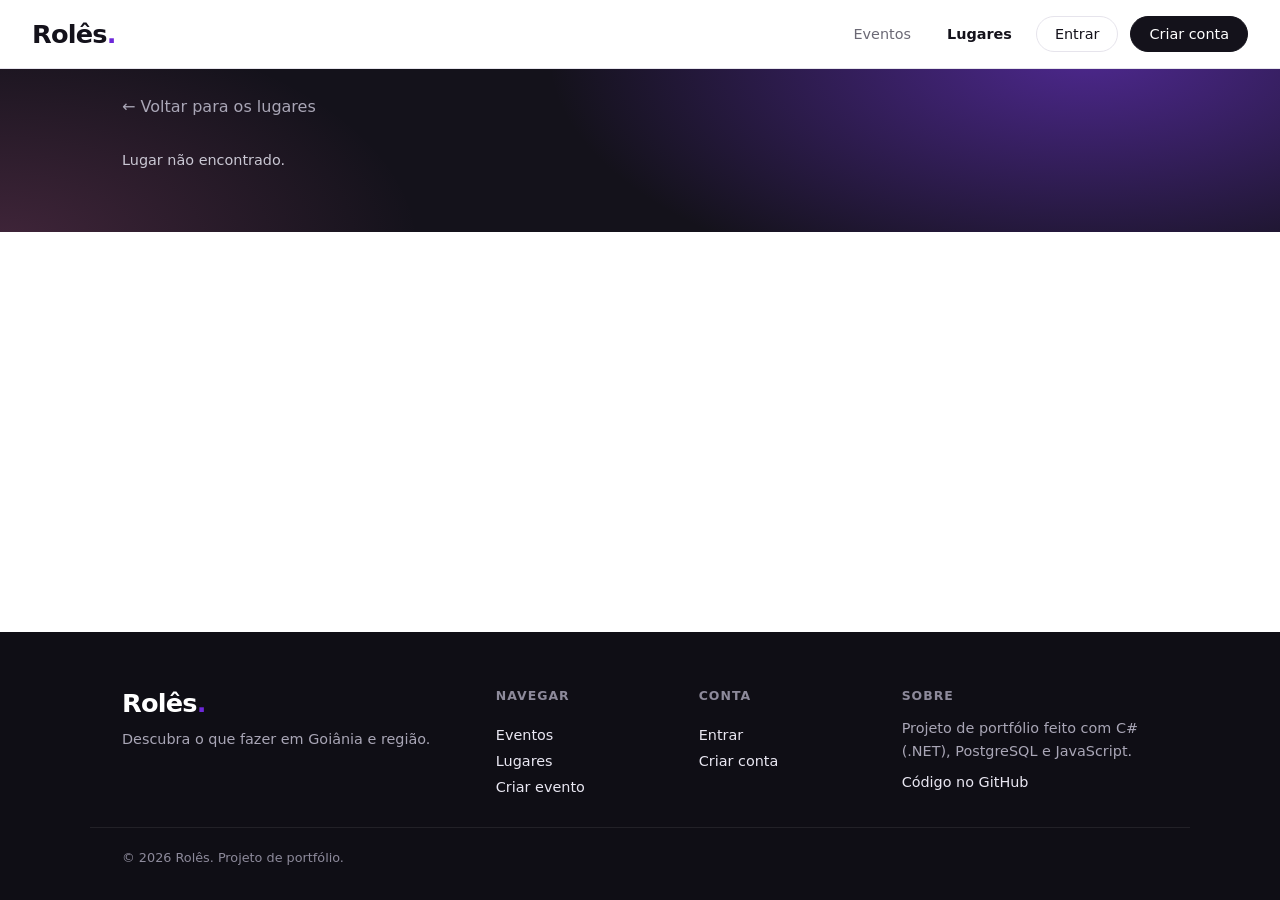
<file: Roles.Web/lugar.html>
<!DOCTYPE html>
<html lang="pt-BR">
<head>
  <meta charset="UTF-8">
  <meta name="viewport" content="width=device-width, initial-scale=1">
  <title>Lugar · Rolês</title>
  <link rel="stylesheet" href="css/style.css">
  <link rel="stylesheet" href="css/lugar.css">
</head>
<body>
  <header class="topo">
    <a class="logo" href="index.html">Rolês<span class="ponto">.</span></a>
    <nav id="menu" class="menu"></nav>
  </header>

  <main>
    <section class="lu-hero">
      <div class="lu-hero-inner">
        <a class="voltar" href="lugares.html">← Voltar para os lugares</a>
        <p id="status" class="status">Carregando lugar...</p>
        <div id="topo"></div>
      </div>
    </section>

    <section class="lu-corpo" id="corpo"></section>
  </main>

  <script type="module" src="js/menu.js"></script>
  <script type="module" src="js/lugar.js"></script>
</body>
</html>
</file>
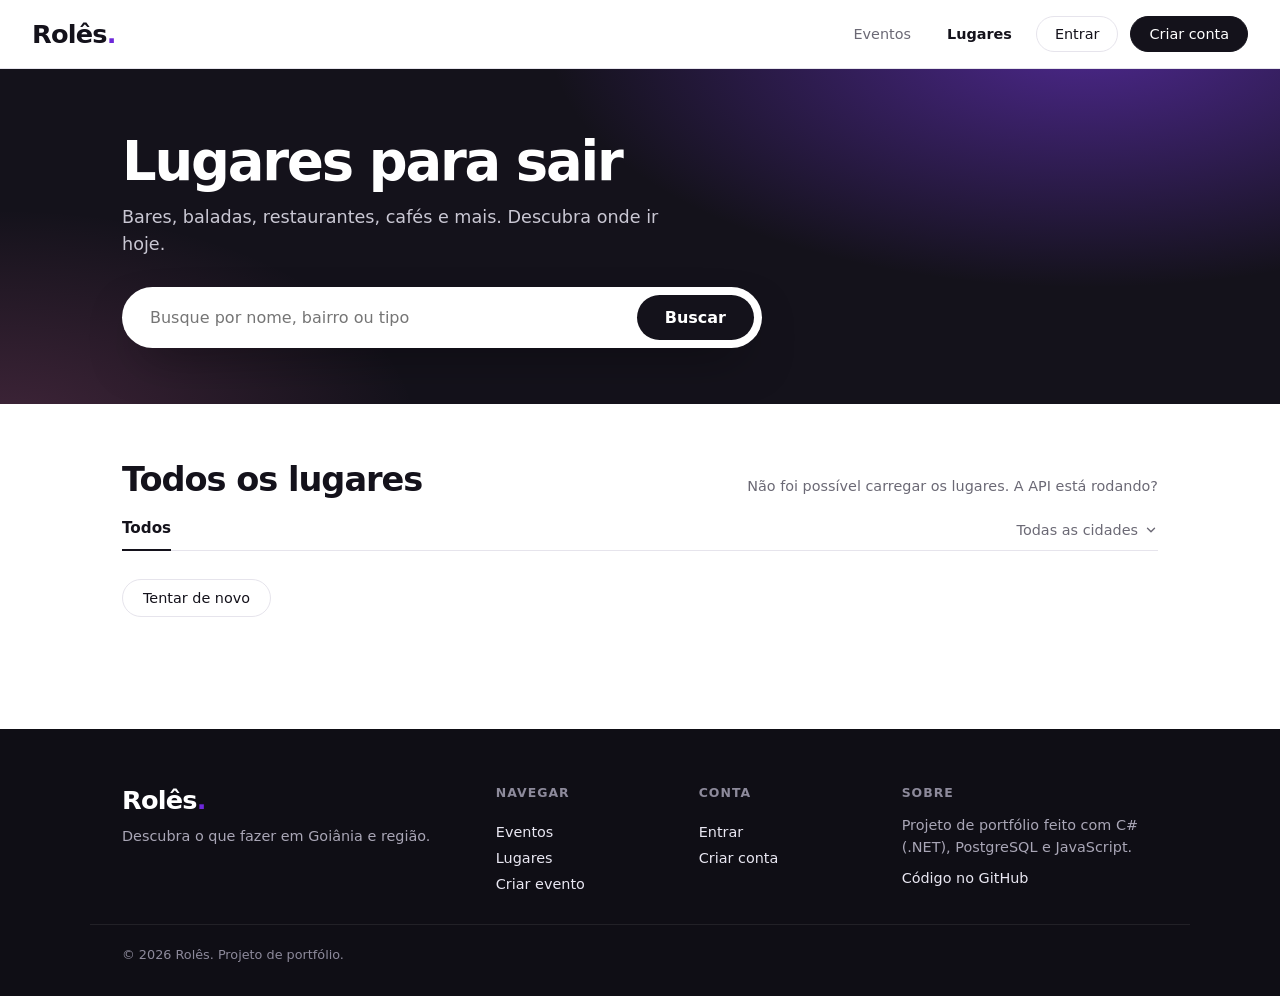
<file: Roles.Web/lugares.html>
<!DOCTYPE html>
<html lang="pt-BR">
<head>
  <meta charset="UTF-8">
  <meta name="viewport" content="width=device-width, initial-scale=1">
  <meta name="description" content="Bares, baladas, restaurantes e outros lugares para sair em Goiânia e região.">
  <title>Lugares · Rolês</title>
  <link rel="stylesheet" href="css/style.css">
  <link rel="stylesheet" href="css/lugares.css">
</head>
<body>
  <header class="topo">
    <a class="logo" href="index.html">Rolês<span class="ponto">.</span></a>
    <nav id="menu" class="menu"></nav>
  </header>

  <main>
    <section class="lg-hero">
      <div class="lg-hero-inner">
        <h1>Lugares para sair</h1>
        <p class="lg-sub">Bares, baladas, restaurantes, cafés e mais. Descubra onde ir hoje.</p>

        <div class="lg-busca" role="search">
          <label class="so-leitor" for="busca">Buscar lugares</label>
          <input id="busca" type="search" placeholder="Busque por nome, bairro ou tipo" autocomplete="off">
          <a class="botao" href="#lugares">Buscar</a>
        </div>
      </div>
    </section>

    <section class="lg-secao" id="lugares">
      <div class="lg-topo">
        <h2>Todos os lugares</h2>
        <p id="status" class="status" aria-live="polite">Carregando lugares...</p>
      </div>

      <div class="lg-filtros" aria-label="Filtros">
        <div id="filtro-tipos" class="lg-abas">
          <button type="button" class="lg-aba ativo" data-tipo="">Todos</button>
        </div>

        <div class="cidade" id="cidade">
          <button type="button" class="cidade-botao" id="cidade-botao" aria-haspopup="listbox" aria-expanded="false">
            <span id="cidade-texto">Todas as cidades</span>
            <svg viewBox="0 0 24 24" fill="none" stroke="currentColor" stroke-width="2.4" stroke-linecap="round" stroke-linejoin="round" aria-hidden="true"><path d="M6 9l6 6 6-6"/></svg>
          </button>
          <ul class="cidade-lista" id="cidade-lista" role="listbox" hidden></ul>
        </div>
      </div>

      <div id="acoes" class="lg-acoes"></div>
      <ul id="lista" class="lg-grade"></ul>
    </section>
  </main>

  <script type="module" src="js/menu.js"></script>
  <script type="module" src="js/lugares.js"></script>
</body>
</html>
</file>
<file: Roles.Web/css/style.css>
:root {
  --ink: #14121b;
  --muted: #6b6975;
  --accent: #6d28d9;
  --border: #e6e4ec;
  --bg: #ffffff;
  --surface: #f7f6fb;
}

* {
  box-sizing: border-box;
}

html {
  scroll-behavior: smooth;
}

/* O rodapé fica sempre embaixo, mesmo em páginas curtas */
body {
  min-height: 100vh;
  display: flex;
  flex-direction: column;
  margin: 0;
  font-family: system-ui, -apple-system, "Segoe UI", sans-serif;
  color: var(--ink);
  background: var(--bg);
}

body > main {
  flex: 1;
  width: 100%;
}

a {
  color: inherit;
  text-decoration: none;
}

:focus-visible {
  outline: 2px solid var(--accent);
  outline-offset: 2px;
}

/* Header fixo, translúcido */

.topo {
  position: sticky;
  top: 0;
  z-index: 20;
  display: flex;
  align-items: center;
  justify-content: space-between;
  padding: 16px 32px;
  background: #fff;
  border-bottom: 1px solid var(--border);
}

.logo {
  font-size: 1.6rem;
  font-weight: 700;
  letter-spacing: -0.03em;
}

.ponto {
  color: var(--accent);
}

.conteudo {
  width: 100%;
  flex: 1;
  max-width: 1100px;
  margin: 0 auto;
  padding: 40px 32px 80px;
}

.titulo {
  margin: 0 0 24px;
  font-size: clamp(2rem, 4vw, 3rem);
  letter-spacing: -0.03em;
  line-height: 1.1;
}

/* Filtros */
.filtros {
  display: flex;
  flex-wrap: wrap;
  align-items: flex-end;
  gap: 16px 24px;
  margin-bottom: 24px;
}

.campo {
  display: flex;
  flex-direction: column;
  gap: 6px;
  font-size: 0.8rem;
  color: var(--muted);
}

.campo select {
  min-width: 220px;
  padding: 10px 12px;
  font: inherit;
  font-size: 0.95rem;
  color: var(--ink);
  background: var(--bg);
  border: 1px solid var(--border);
  border-radius: 10px;
}

.chips {
  display: flex;
  flex-wrap: wrap;
  gap: 8px;
}

.chip {
  padding: 9px 16px;
  font: inherit;
  font-size: 0.9rem;
  color: var(--ink);
  background: var(--bg);
  border: 1px solid var(--border);
  border-radius: 999px;
  cursor: pointer;
  transition: border-color 0.15s, background 0.15s;
}

.chip:hover {
  border-color: var(--ink);
}

.chip.ativo {
  color: #fff;
  background: var(--ink);
  border-color: var(--ink);
}

.status {
  margin: 0 0 20px;
  font-size: 0.9rem;
  color: var(--muted);
}

/* Capa usada na tela de detalhe */
.grade {
  display: grid;
  grid-template-columns: repeat(auto-fill, minmax(260px, 1fr));
  gap: 32px 24px;
  padding: 0;
  margin: 0;
  list-style: none;
}

.capa {
  display: flex;
  align-items: center;
  justify-content: center;
  aspect-ratio: 4 / 3;
  margin-bottom: 12px;
  overflow: hidden;
  background: linear-gradient(135deg, #1c1b22, #4c1d95);
  border-radius: 16px;
}

.capa img {
  width: 100%;
  height: 100%;
  object-fit: cover;
}

.capa-inicial {
  font-size: 3rem;
  font-weight: 700;
  color: rgba(255, 255, 255, 0.85);
}

.meta {
  margin: 0 0 4px;
  font-size: 0.8rem;
  color: var(--muted);
}

.local {
  margin: 0;
  font-size: 0.9rem;
  color: var(--muted);
}

/* Menu do topo (muda conforme a sessão) */
.menu {
  display: flex;
  align-items: center;
  gap: 12px;
}

.ola {
  font-size: 0.9rem;
  color: var(--muted);
}

.nav-link {
  padding: 9px 18px;
  font-size: 0.9rem;
  border: 1px solid var(--border);
  border-radius: 999px;
  transition: border-color 0.15s;
}

.nav-link:hover {
  border-color: var(--ink);
}

button.nav-link {
  font: inherit;
  font-size: 0.9rem;
  color: var(--ink);
  background: var(--bg);
  cursor: pointer;
}

.nav-link.destaque {
  color: #fff;
  background: var(--ink);
  border-color: var(--ink);
}

.nav-link.destaque:hover {
  background: var(--accent);
  border-color: var(--accent);
}

.nav-texto {
  padding: 9px 12px;
  font-size: 0.9rem;
  color: var(--muted);
}

.nav-texto:hover {
  color: var(--ink);
}

/* Bolinha de perfil e menu (usados pelo menu.js) */
.perfil {
  position: relative;
}

.perfil-botao {
  display: flex;
  align-items: center;
  gap: 6px;
  padding: 3px 10px 3px 3px;
  font: inherit;
  color: var(--ink);
  background: var(--bg);
  border: 1px solid var(--border);
  border-radius: 999px;
  cursor: pointer;
  transition: border-color 0.15s;
}

.perfil-botao:hover {
  border-color: var(--ink);
}

.avatar {
  display: flex;
  align-items: center;
  justify-content: center;
  width: 30px;
  height: 30px;
  font-size: 0.85rem;
  font-weight: 600;
  color: #fff;
  background: var(--ink);
  border-radius: 50%;
}

.perfil-menu {
  position: absolute;
  top: calc(100% + 10px);
  right: 0;
  z-index: 30;
  width: 240px;
  padding: 6px;
  background: #fff;
  border: 1px solid var(--border);
  border-radius: 12px;
  box-shadow: 0 18px 40px -18px rgba(20, 18, 27, 0.35);
}

.perfil-menu[hidden] {
  display: none;
}

.perfil-cab {
  padding: 10px 10px 12px;
  margin-bottom: 4px;
  border-bottom: 1px solid var(--border);
}

.perfil-cab strong {
  display: block;
  font-size: 0.9rem;
}

.perfil-cab span {
  font-size: 0.78rem;
  color: var(--muted);
}

.perfil-item {
  display: flex;
  align-items: center;
  gap: 10px;
  width: 100%;
  padding: 9px 10px;
  font: inherit;
  font-size: 0.9rem;
  color: var(--ink);
  text-align: left;
  background: none;
  border: 0;
  border-radius: 8px;
  cursor: pointer;
}

.perfil-item:hover {
  background: var(--surface);
}

.perfil-item svg {
  flex: none;
  width: 16px;
  height: 16px;
  color: var(--muted);
}

.perfil-sep {
  height: 1px;
  margin: 4px 0;
  background: var(--border);
}

.perfil-item.sair,
.perfil-item.sair svg {
  color: #b42318;
}

/* Botão principal */
.botao {
  display: inline-block;
  padding: 13px 28px;
  font: inherit;
  font-weight: 600;
  color: #fff;
  text-align: center;
  background: var(--ink);
  border: 0;
  border-radius: 999px;
  cursor: pointer;
  transition: background 0.15s;
}

.botao:hover {
  background: var(--accent);
}

.botao:disabled {
  opacity: 0.6;
  cursor: wait;
}

/* Rodapé (montado pelo menu.js em todas as páginas) */
.rodape {
  color: #a9a6b6;
  background: #0f0e15;
}

.rodape .logo {
  color: #fff;
}

.rodape-conteudo {
  display: grid;
  grid-template-columns: 2fr 1fr 1fr 1.5fr;
  gap: 32px;
  max-width: 1100px;
  margin: 0 auto;
  padding: 56px 32px 32px;
}

.rodape h4 {
  margin: 0 0 14px;
  font-size: 0.78rem;
  letter-spacing: 0.08em;
  text-transform: uppercase;
  color: #8d8a9b;
}

.rodape p {
  margin: 10px 0 0;
  font-size: 0.9rem;
  line-height: 1.55;
  color: #a9a6b6;
}

.rodape-links {
  display: flex;
  flex-direction: column;
  align-items: flex-start;
  gap: 10px;
}

.rodape-links a,
.rodape-sobre a,
.rodape-sair {
  font-size: 0.9rem;
  color: #e9e7f2;
  transition: color 0.15s;
}

.rodape-links a:hover,
.rodape-sobre a:hover,
.rodape-sair:hover {
  color: #c4b5fd;
}

.rodape-sair {
  padding: 0;
  font: inherit;
  font-size: 0.9rem;
  background: none;
  border: 0;
  cursor: pointer;
}

.rodape-sobre a {
  display: inline-block;
  margin-top: 12px;
}

.rodape .rodape-direitos {
  max-width: 1100px;
  margin: 0 auto;
  padding: 20px 32px 32px;
  font-size: 0.8rem;
  color: #8d8a9b;
  border-top: 1px solid rgba(255, 255, 255, 0.08);
}

/* Telas menores */
@media (max-width: 800px) {
  .rodape-conteudo {
    grid-template-columns: 1fr 1fr;
  }
}

@media (max-width: 640px) {
  .topo {
    padding: 12px 16px;
  }

  .conteudo {
    padding: 28px 16px 64px;
  }

  .menu {
    gap: 8px;
  }

  .ola,
  .nav-texto {
    display: none;
  }

  .rodape-conteudo,
  .rodape .rodape-direitos {
    padding-left: 16px;
    padding-right: 16px;
  }
}

@media (max-width: 520px) {
  .rodape-conteudo {
    grid-template-columns: 1fr;
  }
}

/* Seletor de cidade */
.cidade {
  position: relative;
}

.cidade-botao {
  display: flex;
  align-items: center;
  gap: 6px;
  padding: 0 0 12px;
  font: inherit;
  font-size: 0.9rem;
  color: var(--muted);
  background: none;
  border: 0;
  cursor: pointer;
  transition: color 0.15s;
}

.cidade-botao:hover {
  color: var(--ink);
}

.cidade-botao:focus-visible {
  border-radius: 6px;
  outline-offset: 4px;
}

.cidade-botao svg {
  width: 14px;
  height: 14px;
}

.cidade-lista {
  position: absolute;
  top: calc(100% + 6px);
  right: 0;
  z-index: 15;
  min-width: 230px;
  margin: 0;
  padding: 6px;
  list-style: none;
  background: #fff;
  border: 1px solid var(--border);
  border-radius: 12px;
  box-shadow: 0 18px 40px -18px rgba(20, 18, 27, 0.35);
}

.cidade-lista[hidden] {
  display: none;
}

.cidade-op {
  padding: 9px 12px;
  font-size: 0.9rem;
  color: var(--ink);
  border-radius: 8px;
  cursor: pointer;
}

.cidade-op:hover {
  background: var(--surface);
}

.cidade-op.ativo {
  font-weight: 600;
}

@media (max-width: 640px) {
  .so-desktop {
    display: none;
  }
}

.nav-texto.ativo {
  font-weight: 600;
  color: var(--ink);
}
</file>
<file: Roles.Web/css/index.css>
/* Texto só para leitores de tela */
.so-leitor {
  position: absolute;
  width: 1px;
  height: 1px;
  padding: 0;
  margin: -1px;
  overflow: hidden;
  clip: rect(0, 0, 0, 0);
  white-space: nowrap;
  border: 0;
}

/* Hero */
.hero {
  position: relative;
  overflow: hidden;
  color: #fff;
  background:
    radial-gradient(900px 420px at 85% -10%, rgba(124, 58, 237, 0.55), transparent 60%),
    radial-gradient(700px 380px at 0% 110%, rgba(244, 114, 182, 0.28), transparent 60%),
    #14121b;
}

.hero-inner {
  display: grid;
  grid-template-columns: minmax(0, 1.05fr) minmax(0, 1fr);
  gap: 56px;
  align-items: center;
  max-width: 1200px;
  margin: 0 auto;
  padding: 80px 32px 72px;
}

.hero-texto {
  min-width: 0;
}

.hero h1 {
  max-width: 560px;
  margin: 0 0 18px;
  font-size: clamp(2rem, 4vw, 3rem);
  line-height: 1.06;
  letter-spacing: -0.04em;
}

.hero-sub {
  max-width: 560px;
  margin: 0 0 32px;
  font-size: 1.1rem;
  line-height: 1.55;
  color: #c9c7d3;
}

.busca-hero {
  display: flex;
  gap: 8px;
  max-width: 640px;
  padding: 8px;
  background: #fff;
  border-radius: 999px;
  box-shadow: 0 20px 50px -20px rgba(0, 0, 0, 0.6);
}

.busca-hero input {
  flex: 1;
  min-width: 0;
  padding: 12px 20px;
  font: inherit;
  font-size: 1rem;
  color: var(--ink);
  background: transparent;
  border: 0;
  outline: 0;
}

.busca-hero:focus-within {
  box-shadow: 0 0 0 3px rgba(196, 181, 253, 0.55), 0 20px 50px -20px rgba(0, 0, 0, 0.6);
}

.numeros {
  display: flex;
  flex-wrap: wrap;
  gap: 12px 40px;
  margin-top: 40px;
  padding-top: 24px;
  border-top: 1px solid rgba(255, 255, 255, 0.12);
}

.numeros div {
  display: flex;
  flex-direction: column;
  gap: 2px;
}

.numeros strong {
  font-size: 1.6rem;
  letter-spacing: -0.03em;
}

.numeros span {
  font-size: 0.85rem;
  color: #a9a6b6;
}

/* Carrossel */
.carrossel {
  position: relative;
  min-width: 0;
}

.car-janela {
  position: relative;
  overflow: hidden;
  border-radius: 24px;
  box-shadow: 0 30px 60px -28px rgba(0, 0, 0, 0.7);
}

.car-trilho {
  display: flex;
  transition: transform 0.5s ease;
}

.car-slide {
  position: relative;
  display: flex;
  flex: 0 0 100%;
  flex-direction: column;
  justify-content: flex-end;
  aspect-ratio: 4 / 3.3;
  overflow: hidden;
  background: linear-gradient(135deg, var(--g1), var(--g2));
}

.car-slide img {
  position: absolute;
  inset: 0;
  width: 100%;
  height: 100%;
  object-fit: cover;
}

.car-inicial {
  position: absolute;
  inset: 0;
  display: flex;
  align-items: center;
  justify-content: center;
  font-size: 7rem;
  font-weight: 800;
  letter-spacing: -0.04em;
  color: rgba(255, 255, 255, 0.3);
}

.car-slide .ev-data {
  top: 16px;
  left: 16px;
}

.car-slide .ev-tag {
  top: 16px;
  right: 16px;
  bottom: auto;
}

.car-info {
  position: relative;
  display: flex;
  align-items: flex-end;
  justify-content: space-between;
  gap: 16px;
  padding: 56px 22px 22px;
  background: linear-gradient(to top, rgba(20, 18, 27, 0.92), rgba(20, 18, 27, 0));
}

.car-info h3 {
  margin: 0 0 4px;
  font-size: 1.3rem;
  line-height: 1.2;
  letter-spacing: -0.02em;
  color: #fff;
}

.car-info p {
  margin: 0;
  font-size: 0.9rem;
  color: #d4d1e0;
}

.car-ver {
  flex: none;
  padding: 10px 18px;
  font-size: 0.88rem;
  font-weight: 600;
  color: var(--ink);
  background: #fff;
  border-radius: 999px;
  transition: background 0.15s;
}

.car-slide:hover .car-ver {
  background: #ede9fe;
}

.car-seta {
  position: absolute;
  top: 42%;
  display: flex;
  align-items: center;
  justify-content: center;
  width: 38px;
  height: 38px;
  padding: 0;
  color: var(--ink);
  background: rgba(255, 255, 255, 0.92);
  border: 0;
  border-radius: 50%;
  cursor: pointer;
  opacity: 0;
  transition: opacity 0.2s, background 0.15s;
}

.car-seta svg {
  width: 18px;
  height: 18px;
}

.car-ant { left: 12px; }
.car-prox { right: 12px; }

.car-janela:hover .car-seta,
.car-seta:focus-visible {
  opacity: 1;
}

.car-seta:hover {
  background: #fff;
}

.car-pontos {
  display: flex;
  justify-content: center;
  gap: 8px;
  margin-top: 16px;
}

.car-ponto {
  width: 8px;
  height: 8px;
  padding: 0;
  background: rgba(255, 255, 255, 0.28);
  border: 0;
  border-radius: 999px;
  cursor: pointer;
  transition: width 0.25s, background 0.25s;
}

.car-ponto.ativo {
  width: 26px;
  background: #c4b5fd;
}

.car-unico .car-seta,
.car-unico .car-pontos {
  display: none;
}

/* Seção de eventos */
.secao {
  max-width: 1100px;
  margin: 0 auto;
  padding: 56px 32px 24px;
  scroll-margin-top: 72px;
}

.secao-topo {
  display: flex;
  flex-wrap: wrap;
  align-items: baseline;
  justify-content: space-between;
  gap: 8px 24px;
  margin-bottom: 20px;
}

.secao-topo h2 {
  margin: 0;
  font-size: clamp(1.6rem, 3vw, 2.1rem);
  letter-spacing: -0.03em;
}

.secao-topo .status {
  margin: 0;
}

/* Filtros em abas com sublinhado (só na index) */
.secao .filtros {
  align-items: flex-end;
  justify-content: space-between;
  gap: 12px 24px;
  margin-bottom: 24px;
  border-bottom: 1px solid var(--border);
}

.secao .filtros .chips {
  order: -1;
  gap: 24px;
}

.secao .filtros .chip {
  padding: 0 0 12px;
  margin-bottom: -1px;
  color: var(--muted);
  background: none;
  border: 0;
  border-bottom: 2px solid transparent;
  border-radius: 0;
}

.secao .filtros .chip:hover {
  color: var(--ink);
}

.secao .filtros .chip.ativo {
  font-weight: 600;
  color: var(--ink);
  background: none;
  border-bottom-color: var(--ink);
}

.secao .filtros .campo > span {
  position: absolute;
  width: 1px;
  height: 1px;
  overflow: hidden;
  clip: rect(0, 0, 0, 0);
}

.secao .filtros .campo select {
  min-width: 0;
  padding: 0 0 12px;
  color: var(--muted);
  background: transparent;
  border: 0;
  border-radius: 0;
  cursor: pointer;
}

/* Botões e links que aparecem junto ao status (vazio, erro) */
.acoes-status {
  display: flex;
  flex-wrap: wrap;
  gap: 12px;
  margin-bottom: 24px;
}

.acoes-status:empty {
  display: none;
}

.acao-status {
  padding: 10px 20px;
  font: inherit;
  font-size: 0.9rem;
  color: var(--ink);
  background: var(--bg);
  border: 1px solid var(--border);
  border-radius: 999px;
  cursor: pointer;
}

.acao-status:hover {
  border-color: var(--ink);
}

/* Cards */
.ev-grade {
  display: grid;
  grid-template-columns: repeat(auto-fill, minmax(270px, 1fr));
  gap: 28px;
  padding: 0;
  margin: 0;
  list-style: none;
}

.ev-card a {
  display: block;
  height: 100%;
  overflow: hidden;
  background: var(--bg);
  border: 1px solid var(--border);
  border-radius: 20px;
  transition: transform 0.2s, box-shadow 0.2s, border-color 0.2s;
}

.ev-card a:hover {
  transform: translateY(-4px);
  border-color: transparent;
  box-shadow: 0 18px 40px -18px rgba(20, 18, 27, 0.35);
}

.ev-capa {
  position: relative;
  display: flex;
  align-items: center;
  justify-content: center;
  aspect-ratio: 16 / 10;
  overflow: hidden;
  background: linear-gradient(135deg, var(--g1), var(--g2));
}

.ev-capa img {
  width: 100%;
  height: 100%;
  object-fit: cover;
}

.ev-inicial {
  font-size: 3.2rem;
  font-weight: 800;
  letter-spacing: -0.04em;
  color: rgba(255, 255, 255, 0.4);
}

.ev-data {
  position: absolute;
  top: 14px;
  left: 14px;
  display: flex;
  flex-direction: column;
  align-items: center;
  min-width: 52px;
  padding: 8px 10px;
  line-height: 1;
  color: var(--ink);
  background: #fff;
  border-radius: 12px;
  box-shadow: 0 6px 16px -8px rgba(0, 0, 0, 0.4);
}

.ev-data strong {
  font-size: 1.25rem;
}

.ev-data small {
  margin-top: 4px;
  font-size: 0.65rem;
  font-weight: 600;
  letter-spacing: 0.08em;
  text-transform: uppercase;
  color: var(--muted);
}

.ev-tag {
  position: absolute;
  right: 14px;
  bottom: 14px;
  padding: 5px 12px;
  font-size: 0.75rem;
  font-weight: 600;
  color: #fff;
  background: rgba(20, 18, 27, 0.55);
  backdrop-filter: blur(6px);
  -webkit-backdrop-filter: blur(6px);
  border-radius: 999px;
}

.ev-corpo {
  padding: 18px 20px 22px;
}

.ev-corpo h3 {
  margin: 0 0 12px;
  font-size: 1.15rem;
  line-height: 1.25;
  letter-spacing: -0.015em;
}

.ev-linha {
  display: flex;
  align-items: center;
  gap: 8px;
  margin: 6px 0 0;
  font-size: 0.88rem;
  color: var(--muted);
}

.ev-linha svg {
  flex: none;
  width: 16px;
  height: 16px;
}

/* Cores das capas sem imagem (uma por evento) */
.tom-0 { --g1: #4c1d95; --g2: #7c3aed; }
.tom-1 { --g1: #be123c; --g2: #fb923c; }
.tom-2 { --g1: #0f766e; --g2: #38bdf8; }
.tom-3 { --g1: #b45309; --g2: #f43f5e; }
.tom-4 { --g1: #065f46; --g2: #2dd4bf; }
.tom-5 { --g1: #a21caf; --g2: #6366f1; }

/* Chamada para criar evento */
.cta {
  max-width: 1100px;
  margin: 48px auto 72px;
  padding: 0 32px;
}

.cta-caixa {
  display: flex;
  flex-wrap: wrap;
  align-items: center;
  justify-content: space-between;
  gap: 24px;
  padding: 44px 48px;
  color: #fff;
  background:
    radial-gradient(600px 260px at 100% 0%, rgba(124, 58, 237, 0.5), transparent 60%),
    #14121b;
  border-radius: 28px;
}

.cta h2 {
  margin: 0 0 8px;
  font-size: clamp(1.4rem, 3vw, 1.9rem);
  letter-spacing: -0.03em;
}

.cta p {
  max-width: 520px;
  margin: 0;
  line-height: 1.55;
  color: #c9c7d3;
}

.cta .botao {
  color: var(--ink);
  background: #fff;
}

.cta .botao:hover {
  background: #ede9fe;
}

/* Telas menores */
@media (max-width: 900px) {
  .hero-inner {
    grid-template-columns: 1fr;
    gap: 40px;
  }

  .car-seta {
    opacity: 1;
  }
}

@media (max-width: 640px) {
  .hero-inner {
    padding: 56px 16px 48px;
  }

  .hero-sub {
    font-size: 1rem;
  }

  .busca-hero {
    border-radius: 24px;
  }

  .busca-hero .botao {
    padding: 12px 20px;
  }

  .numeros {
    gap: 16px 32px;
    margin-top: 36px;
  }

  .car-slide {
    aspect-ratio: 4 / 3.6;
  }

  .car-info {
    padding: 48px 16px 16px;
  }

  .car-info h3 {
    font-size: 1.1rem;
  }

  .secao {
    padding: 40px 16px 16px;
  }

  .secao .filtros .chips {
    gap: 18px;
    overflow-x: auto;
  }

  .ev-grade {
    grid-template-columns: 1fr;
  }

  .cta {
    padding: 0 16px;
    margin: 32px auto 48px;
  }

  .cta-caixa {
    padding: 32px 24px;
    border-radius: 22px;
  }
}

.numeros {
  display: none !important;
}


/* Seção de lugares na home */
.secao-sub {
  margin: -8px 0 24px;
  color: var(--muted);
}

.ver-todos {
  font-size: 0.95rem;
  font-weight: 600;
  color: var(--accent);
}

.ver-todos:hover {
  text-decoration: underline;
}

.lg-grade {
  grid-template-columns: repeat(4, minmax(0, 1fr));
  gap: 20px;
}

.lg-status {
  position: absolute;
  top: 14px;
  left: 14px;
  display: flex;
  align-items: center;
  gap: 6px;
  padding: 6px 12px 6px 10px;
  font-size: 0.75rem;
  font-weight: 700;
  color: var(--ink);
  background: #fff;
  border-radius: 999px;
  box-shadow: 0 6px 16px -8px rgba(0, 0, 0, 0.4);
}

.lg-bolinha {
  width: 8px;
  height: 8px;
  background: #16a34a;
  border-radius: 50%;
}

.lg-status.fechado .lg-bolinha {
  background: #9a97a6;
}

.lg-titulo {
  display: flex;
  align-items: baseline;
  justify-content: space-between;
  gap: 8px;
  margin-bottom: 12px;
}

.lg-titulo h3 {
  margin: 0;
}

.lg-preco {
  font-size: 0.85rem;
  font-weight: 700;
  color: var(--accent);
  white-space: nowrap;
}

.lg-preco.gratis {
  color: #15803d;
}

@media (max-width: 900px) {
  .lg-grade {
    grid-template-columns: repeat(2, minmax(0, 1fr));
  }
}

@media (max-width: 640px) {
  .lg-grade {
    grid-template-columns: 1fr;
  }
}


/* Status e botão "Ver todos" lado a lado no topo da seção */
.secao-dir {
  display: flex;
  flex-wrap: wrap;
  align-items: baseline;
  gap: 8px 24px;
}

/* Hero mais baixo, usado na página de todos os eventos */
.hero-curto .hero-inner {
  grid-template-columns: 1fr;
  padding: 56px 32px 48px;
}

@media (max-width: 640px) {
  .hero-curto .hero-inner {
    padding: 40px 16px 36px;
  }
}


/* Abas por tipo na seção de lugares (mesmo visual das abas de eventos) */
.abas {
  display: flex;
  gap: 24px;
  margin-bottom: 24px;
  overflow-x: auto;
  border-bottom: 1px solid var(--border);
}

.abas[hidden] {
  display: none;
}

.aba {
  flex: none;
  padding: 0 0 12px;
  margin-bottom: -1px;
  font: inherit;
  font-size: 0.9rem;
  color: var(--muted);
  background: none;
  border: 0;
  border-bottom: 2px solid transparent;
  cursor: pointer;
  transition: color 0.15s;
}

.aba:hover {
  color: var(--ink);
}

.aba.ativo {
  font-weight: 600;
  color: var(--ink);
  border-bottom-color: var(--ink);
}

/* Card de lugar: a caixa é o <li>, e os atalhos ficam fora do link principal */
.lg-card {
  display: flex;
  flex-direction: column;
  overflow: hidden;
  background: var(--bg);
  border: 1px solid var(--border);
  border-radius: 20px;
  transition: transform 0.2s, box-shadow 0.2s, border-color 0.2s;
}

.lg-card:hover {
  transform: translateY(-4px);
  border-color: transparent;
  box-shadow: 0 18px 40px -18px rgba(20, 18, 27, 0.35);
}

.lg-link {
  display: block;
  flex: 1;
}

.lg-card .ev-corpo {
  padding-bottom: 16px;
}

.lg-acoes {
  display: flex;
  flex-wrap: wrap;
  gap: 8px;
  padding: 14px 20px 20px;
  margin: 0 0 0;
  border-top: 1px solid var(--border);
}

.lg-acao {
  padding: 6px 14px;
  font-size: 0.8rem;
  font-weight: 600;
  color: var(--ink);
  border: 1px solid var(--border);
  border-radius: 999px;
  transition: border-color 0.15s;
}

.lg-acao:hover {
  border-color: var(--ink);
}

/* "Ver evento" e "Ver lugar" aparecem na capa ao passar o mouse */
#lista .ev-capa::after,
.lg-link .ev-capa::after {
  position: absolute;
  top: 50%;
  left: 50%;
  padding: 8px 16px;
  font-size: 0.85rem;
  font-weight: 700;
  color: var(--ink);
  pointer-events: none;
  white-space: nowrap;
  background: #fff;
  border-radius: 999px;
  opacity: 0;
  transform: translate(-50%, -50%) scale(0.92);
  transition: opacity 0.2s, transform 0.2s;
}

#lista .ev-capa::after {
  content: "Ver evento";
}

.lg-link .ev-capa::after {
  content: "Ver lugar";
}

#lista .ev-card a:hover .ev-capa::after,
.lg-link:hover .ev-capa::after {
  opacity: 1;
  transform: translate(-50%, -50%) scale(1);
}


/* Cidade dentro da busca do topo */
.busca-cidade {
  display: flex;
  flex: none;
  align-items: center;
  padding: 0 4px 0 12px;
  border-left: 1px solid var(--border);
}

.busca-cidade .cidade-botao {
  padding: 0 8px;
  font-weight: 600;
  color: var(--ink);
  white-space: nowrap;
}

.busca-cidade .cidade-lista {
  top: calc(100% + 18px);
}

/* Mais buscados */
.atalhos {
  display: flex;
  flex-wrap: wrap;
  align-items: center;
  gap: 8px;
  max-width: 640px;
  margin-top: 14px;
}

.atalhos[hidden] {
  display: none;
}

.atalhos-rotulo {
  margin-right: 4px;
  font-size: 0.9rem;
  color: #a9a6b6;
}

.atalho {
  padding: 6px 14px;
  font: inherit;
  font-size: 0.85rem;
  color: #fff;
  background: transparent;
  border: 1px solid rgba(255, 255, 255, 0.28);
  border-radius: 999px;
  cursor: pointer;
  transition: border-color 0.15s, background 0.15s;
}

.atalho:hover {
  background: rgba(255, 255, 255, 0.08);
  border-color: #fff;
}

/* Prazo e preço nos cards de evento */
.ev-prazo {
  margin: 10px 0 0;
  font-size: 0.85rem;
  font-weight: 600;
  color: var(--accent);
}

.ev-preco {
  margin: 6px 0 0;
  font-size: 0.95rem;
  font-weight: 700;
}

.ev-preco:empty {
  display: none;
}

.ev-preco.gratis {
  color: #15803d;
}

@media (max-width: 640px) {
  .busca-hero {
    flex-wrap: wrap;
  }

  .busca-cidade {
    border-left: 0;
    padding-left: 4px;
  }
}

.cta-botoes {
  display: flex;
  flex-wrap: wrap;
  gap: 12px;
}
</file>
<file: Roles.Web/css/formulario.css>
.conteudo.estreito {
  max-width: 720px;
}

.voltar {
  display: inline-block;
  margin-bottom: 24px;
  font-size: 0.9rem;
  color: var(--muted);
}

.voltar:hover {
  color: var(--ink);
}

fieldset {
  padding: 0;
  margin: 0 0 32px;
  border: 0;
}

legend {
  padding: 0 0 12px;
  margin-bottom: 16px;
  width: 100%;
  font-size: 0.8rem;
  font-weight: 600;
  letter-spacing: 0.06em;
  text-transform: uppercase;
  color: var(--muted);
  border-bottom: 1px solid var(--border);
}

.campo-form {
  display: flex;
  flex: 1;
  flex-direction: column;
  gap: 6px;
  margin-bottom: 16px;
  font-size: 0.85rem;
  color: var(--muted);
}

.campo-form.curto {
  flex: 0 0 100px;
}

.campo-form input,
.campo-form textarea {
  padding: 11px 12px;
  font: inherit;
  font-size: 0.95rem;
  color: var(--ink);
  background: var(--bg);
  border: 1px solid var(--border);
  border-radius: 10px;
}

.campo-form textarea {
  resize: vertical;
}

.campo-form input:focus,
.campo-form textarea:focus {
  outline: 2px solid var(--accent);
  outline-offset: 1px;
  border-color: transparent;
}

.linha {
  display: flex;
  gap: 16px;
}

.erros {
  padding: 14px 18px;
  margin-bottom: 20px;
  font-size: 0.9rem;
  color: #991b1b;
  background: #fef2f2;
  border: 1px solid #fecaca;
  border-radius: 10px;
}

.erros ul {
  padding-left: 18px;
  margin: 0;
}

@media (max-width: 600px) {
  .linha {
    flex-direction: column;
    gap: 0;
  }

  .campo-form.curto {
    flex: 1;
  }
}


/* Linhas de ingresso */
.ingresso-linha {
  display: grid;
  grid-template-columns: 2fr 1fr 1fr 1fr auto;
  gap: 12px;
  align-items: end;
  padding: 14px 14px 0;
  margin-bottom: 12px;
  border: 1px solid var(--border);
  border-radius: 12px;
}

.ingresso-linha .campo-form {
  margin-bottom: 14px;
}

.ingresso-linha select {
  padding: 11px 12px;
  font: inherit;
  font-size: 0.95rem;
  color: var(--ink);
  background: var(--bg);
  border: 1px solid var(--border);
  border-radius: 10px;
}

.ingresso-linha input:disabled {
  background: #f6f5f8;
}

.remover {
  align-self: end;
  width: 40px;
  height: 40px;
  margin-bottom: 14px;
  font-size: 1.3rem;
  line-height: 1;
  color: var(--muted);
  background: var(--bg);
  border: 1px solid var(--border);
  border-radius: 10px;
  cursor: pointer;
}

.remover:hover {
  color: #991b1b;
  border-color: #fecaca;
}

.botao-secundario {
  padding: 10px 18px;
  font: inherit;
  font-size: 0.9rem;
  color: var(--ink);
  background: var(--bg);
  border: 1px solid var(--border);
  border-radius: 999px;
  cursor: pointer;
}

.botao-secundario:hover {
  border-color: var(--ink);
}

.aviso {
  padding: 14px 18px;
  margin-bottom: 20px;
  font-size: 0.9rem;
  color: #854d0e;
  background: #fefce8;
  border: 1px solid #fde68a;
  border-radius: 10px;
}

.aviso p {
  margin: 0 0 8px;
}

.aviso ul {
  padding-left: 18px;
  margin: 0 0 8px;
}

.aviso a {
  font-weight: 600;
  text-decoration: underline;
}

@media (max-width: 600px) {
  .ingresso-linha {
    grid-template-columns: 1fr 1fr;
  }

  .ingresso-linha .campo-form:first-child {
    grid-column: 1 / -1;
  }

  .remover {
    grid-column: 1 / -1;
    width: 100%;
  }
}


/* Telas de login e cadastro */
.form-auth {
  max-width: 420px;
}

.form-auth .botao {
  width: 100%;
}

.alternativa {
  margin-top: 20px;
  font-size: 0.9rem;
  color: var(--muted);
}

.alternativa a {
  font-weight: 600;
  color: var(--ink);
  text-decoration: underline;
}


/* Botão e resultado de cada ingresso (modo edição) */
.ingresso-acoes {
  display: flex;
  align-items: center;
  gap: 12px;
  flex-basis: 100%;
  grid-column: 1 / -1;
}

.ing-msg {
  font-size: 0.85rem;
  color: var(--muted);
}


/* Seletores e dica */
.campo-form select {
  padding: 11px 12px;
  font: inherit;
  font-size: 0.95rem;
  color: var(--ink);
  background: var(--bg);
  border: 1px solid var(--border);
  border-radius: 10px;
}

.campo-form select:focus {
  outline: 2px solid var(--accent);
  outline-offset: 1px;
  border-color: transparent;
}

.dica {
  margin: 12px 0 0;
  font-size: 0.8rem;
  color: var(--muted);
}

/* Horários do lugar */
.horario-cab,
.horario-linha {
  display: grid;
  grid-template-columns: 130px 1fr 1fr 100px;
  gap: 12px;
  align-items: center;
}

.horario-cab {
  padding-bottom: 6px;
  font-size: 0.8rem;
  color: var(--muted);
}

.horario-linha {
  padding: 10px 0;
  border-bottom: 1px solid var(--border);
}

.horario-dia {
  font-size: 0.9rem;
  font-weight: 600;
}

.horario-linha input[type="time"] {
  width: 100%;
  padding: 9px 10px;
  font: inherit;
  font-size: 0.9rem;
  color: var(--ink);
  background: var(--bg);
  border: 1px solid var(--border);
  border-radius: 10px;
}

.horario-linha input[type="time"]:disabled {
  background: #f6f5f8;
  opacity: 0.6;
}

.fechado-opcao {
  display: flex;
  align-items: center;
  gap: 6px;
  font-size: 0.85rem;
  color: var(--muted);
  white-space: nowrap;
}

#copiar-horario {
  margin-top: 16px;
}

@media (max-width: 600px) {
  .horario-cab {
    display: none;
  }

  .horario-linha {
    grid-template-columns: 1fr 1fr;
  }

  .horario-dia,
  .fechado-opcao {
    grid-column: 1 / -1;
  }
}
</file>
<file: Roles.Web/css/cadastrar.css>
/* Cadastro em etapas (evento e lugar) */
.cad {
  display: grid;
  grid-template-columns: 190px minmax(0, 1fr) 300px;
  align-items: start;
  max-width: 1180px;
  margin: 0 auto;
  padding: 40px 32px 80px;
  gap: 0 40px;
}

.cad [hidden] {
  display: none !important;
}

.cad fieldset {
  min-width: 0;
  margin: 0;
  padding: 0;
  border: 0;
}

/* Lista de etapas */
.cad-rail {
  position: sticky;
  top: 96px;
  display: flex;
  flex-direction: column;
  gap: 14px;
}

.rail-resumo {
  font-size: 0.85rem;
  color: var(--muted);
}

.rail-barra {
  height: 6px;
  background: var(--border);
  border-radius: 3px;
}

.rail-barra div {
  height: 100%;
  background: var(--accent);
  border-radius: 3px;
  transition: width 0.25s;
}

.rail-lista {
  display: flex;
  flex-direction: column;
  gap: 4px;
  margin: 6px 0 0;
  padding: 0;
  list-style: none;
}

.rail-item {
  display: flex;
  align-items: center;
  gap: 10px;
  width: 100%;
  padding: 7px 0;
  font: inherit;
  font-size: 0.92rem;
  color: var(--ink);
  text-align: left;
  background: none;
  border: 0;
  cursor: pointer;
}

.rail-item:disabled {
  color: var(--muted);
  cursor: default;
}

.rail-item.atual {
  font-weight: 700;
}

.rail-num {
  flex: none;
  display: flex;
  align-items: center;
  justify-content: center;
  width: 24px;
  height: 24px;
  font-size: 0.75rem;
  font-weight: 700;
  color: var(--muted);
  background: #fff;
  border: 1px solid var(--border);
  border-radius: 50%;
}

.rail-item.atual .rail-num {
  color: #fff;
  background: var(--ink);
  border-color: var(--ink);
}

.rail-item.feita .rail-num {
  color: #fff;
  background: var(--accent);
  border-color: var(--accent);
}

/* Cabeçalho da etapa */
.cad-cab h1 {
  margin: 0 0 8px;
  font-size: clamp(1.7rem, 3.4vw, 2.2rem);
  letter-spacing: -0.03em;
  line-height: 1.1;
}

.cad-cab p {
  min-height: 1.4em;
  margin: 0 0 24px;
  max-width: 56ch;
  font-size: 0.95rem;
  line-height: 1.5;
  color: var(--muted);
}

/* Cartões Evento | Lugar */
.cad-opcoes {
  display: grid;
  grid-template-columns: 1fr 1fr;
  gap: 14px;
  margin-bottom: 24px;
}

.cad-opcao {
  display: flex;
  flex-direction: column;
  gap: 4px;
  padding: 16px 18px;
  font: inherit;
  color: var(--ink);
  text-align: left;
  background: var(--bg);
  border: 1px solid var(--border);
  border-radius: 14px;
  cursor: pointer;
  transition: border-color 0.15s, background 0.15s;
}

.cad-opcao strong {
  font-size: 1.05rem;
}

.cad-opcao span {
  font-size: 0.85rem;
  line-height: 1.4;
  color: var(--muted);
}

.cad-opcao:hover {
  border-color: #cfcbd9;
}

.cad-opcao[aria-pressed="true"] {
  background: var(--surface);
  border-color: var(--ink);
  box-shadow: inset 0 0 0 1px var(--ink);
}

/* Campos */
.cad-campo {
  display: flex;
  flex-direction: column;
  gap: 6px;
  min-width: 0;
  margin-bottom: 16px;
}

.cad-campo > span {
  font-size: 0.85rem;
  font-weight: 600;
}

.cad-linha {
  display: grid;
  grid-template-columns: 1fr 1fr;
  gap: 0 16px;
}

.cad-linha-uf {
  grid-template-columns: 1fr 110px;
}

.cad-campo input[type="text"],
.cad-campo input[type="tel"],
.cad-campo input[type="datetime-local"],
.cad-campo select,
.cad-campo textarea {
  width: 100%;
  padding: 12px 14px;
  font: inherit;
  font-size: 0.95rem;
  color: var(--ink);
  background: var(--bg);
  border: 1px solid var(--border);
  border-radius: 10px;
  transition: border-color 0.15s, box-shadow 0.15s;
}

.cad-campo textarea {
  resize: vertical;
}

.cad-campo :is(input, select, textarea):focus,
.horario-linha input[type="time"]:focus {
  outline: none;
  border-color: var(--accent);
  box-shadow: 0 0 0 3px rgba(109, 40, 217, 0.15);
}

.cad ::placeholder {
  color: #8d8a9b;
}

.cad-dica {
  margin: 10px 0 0;
  font-size: 0.8rem;
  color: var(--muted);
}

.cad-campo .cad-dica {
  margin: 4px 0 0;
}

.cad-dica.erro {
  color: #b42318;
}

/* Botões de categoria / tipo */
.cad-chips {
  display: flex;
  flex-wrap: wrap;
  gap: 8px;
}

.cad-chip {
  padding: 8px 16px;
  font: inherit;
  font-size: 0.88rem;
  color: var(--ink);
  background: var(--bg);
  border: 1px solid var(--border);
  border-radius: 999px;
  cursor: pointer;
  transition: border-color 0.15s;
}

.cad-chip:hover {
  border-color: var(--ink);
}

.cad-chip[aria-pressed="true"] {
  color: #fff;
  background: var(--ink);
  border-color: var(--ink);
}

.cad-btn-sec {
  padding: 10px 18px;
  font: inherit;
  font-size: 0.88rem;
  font-weight: 600;
  color: var(--ink);
  background: var(--bg);
  border: 1px solid var(--ink);
  border-radius: 999px;
  cursor: pointer;
  transition: background 0.15s;
}

.cad-btn-sec:hover:not(:disabled) {
  background: var(--surface);
}

.cad-btn-sec:disabled {
  opacity: 0.6;
  cursor: wait;
}

#copiar-horario,
#adicionar-ingresso {
  margin-top: 16px;
}

#lista-ingressos .ingresso-linha {
  margin-bottom: 14px;
}

/* Área de imagem */
.cad-upload {
  display: flex;
  flex-direction: column;
  align-items: center;
  gap: 10px;
  padding: 28px 16px;
  text-align: center;
  background: var(--surface);
  border: 2px dashed var(--border);
  border-radius: 16px;
  transition: border-color 0.15s, background 0.15s;
}

.cad-upload.arrastando {
  background: #f1ebfd;
  border-color: var(--accent);
}

.cad-upload.carregando {
  opacity: 0.6;
}

.cad-upload-titulo {
  margin: 0;
  font-weight: 600;
}

.cad-upload .cad-dica {
  margin: 0;
}

.cad-remover {
  padding: 0;
  font: inherit;
  font-size: 0.85rem;
  color: #b42318;
  background: none;
  border: 0;
  text-decoration: underline;
  cursor: pointer;
}

/* Erros */
.cad-erros {
  padding: 14px 18px;
  margin: 8px 0 16px;
  font-size: 0.9rem;
  color: #b42318;
  background: #fef3f2;
  border: 1px solid #f1c4c0;
  border-radius: 12px;
}

.cad-erros ul {
  margin: 0;
  padding-left: 18px;
}

/* Botões de navegação entre etapas (ficam no fim do formulário, não flutuam) */
.cad-nav {
  display: flex;
  align-items: center;
  justify-content: flex-end;
  gap: 20px;
  margin-top: 28px;
  padding-top: 20px;
  border-top: 1px solid var(--border);
}

.cad-cancelar,
.cad-voltar {
  padding: 0;
  margin-right: auto;
  font: inherit;
  font-size: 0.9rem;
  color: var(--muted);
  background: none;
  border: 0;
  cursor: pointer;
}

.cad-cancelar:hover,
.cad-voltar:hover {
  color: var(--ink);
}

/* Prévia ao vivo */
.cad-previa {
  position: sticky;
  top: 96px;
  padding: 20px;
  background: var(--surface);
  border: 1px solid var(--border);
  border-radius: 20px;
}

.cad-previa-rotulo {
  margin: 0 0 12px;
  font-size: 0.85rem;
  font-weight: 600;
  color: var(--muted);
}

.cad-previa-nota {
  margin: 12px 0 0;
  font-size: 0.8rem;
  color: var(--muted);
}

.pv-card {
  overflow: hidden;
  background: #fff;
  border: 1px solid var(--border);
  border-radius: 16px;
}

.pv-capa {
  display: flex;
  align-items: center;
  justify-content: center;
  height: 150px;
  overflow: hidden;
  font-size: 0.85rem;
  color: var(--muted);
  background: #ebe8f5;
}

.pv-capa img {
  width: 100%;
  height: 100%;
  object-fit: cover;
}

.pv-corpo {
  display: flex;
  flex-direction: column;
  align-items: flex-start;
  gap: 8px;
  padding: 14px 16px 16px;
}

.pv-corpo > * {
  max-width: 100%;
  margin: 0;
  overflow-wrap: anywhere;
}

.pv-tipo {
  font-size: 0.8rem;
  font-weight: 600;
  color: var(--accent);
}

.pv-corpo h3 {
  font-size: 1.1rem;
}

.pv-linha {
  font-size: 0.85rem;
  color: var(--muted);
}

.pv-destaque {
  font-weight: 600;
  color: #0f7a3d;
}

.pv-destaque.fechado {
  color: #b42318;
}

/* Campo ainda vazio: vira um traço cinza */
.pv-corpo .vazio {
  color: transparent;
  background: #e9e7f0;
  border-radius: 6px;
  user-select: none;
}

@media (max-width: 1000px) {
  .cad {
    grid-template-columns: minmax(0, 1fr);
    padding: 24px 16px 64px;
  }

  .cad-previa {
    display: none;
  }

  .cad-rail {
    position: static;
    margin-bottom: 24px;
  }

  .rail-lista {
    flex-direction: row;
    gap: 14px;
    overflow-x: auto;
  }

  .rail-item {
    width: auto;
    white-space: nowrap;
  }
}

@media (max-width: 600px) {
  .cad-linha,
  .cad-opcoes {
    grid-template-columns: 1fr;
  }

  .cad-linha-uf {
    grid-template-columns: 1fr 90px;
  }

  .cad-nav .botao {
    flex: 1;
  }
}

/* Texto só para leitores de tela */
.cad .so-leitor {
  position: absolute;
  width: 1px;
  height: 1px;
  margin: -1px;
  padding: 0;
  overflow: hidden;
  clip: rect(0, 0, 0, 0);
  white-space: nowrap;
  border: 0;
}

/* ---------- Cores por tipo ---------- */
/* Padrão (evento): vale mesmo antes do JavaScript marcar o tipo. */
:root {
  --cad-cor: #6d28d9;
  --cad-cor-escura: #5b21b6;
  --cad-cor2: #db2777;
  --cad-tint: #f3ecff;
  --cad-borda: #d9c8fb;
}

body[data-cad="evento"] {
  --cad-cor: #6d28d9;
  --cad-cor-escura: #5b21b6;
  --cad-cor2: #db2777;
  --cad-tint: #f3ecff;
  --cad-borda: #d9c8fb;
}

body[data-cad="lugar"] {
  --cad-cor: #0e7490;
  --cad-cor-escura: #155e75;
  --cad-cor2: #10b981;
  --cad-tint: #e6f6f9;
  --cad-borda: #b3e1ea;
}

body:has(.cad) {
  background: linear-gradient(180deg, var(--cad-tint) 0, #fff 460px) no-repeat;
}

/* Etapas */
.rail-barra div {
  background: linear-gradient(90deg, var(--cad-cor), var(--cad-cor2));
}

.rail-item.atual .rail-num {
  background: var(--cad-cor);
  border-color: var(--cad-cor);
}

.rail-item.atual {
  color: var(--cad-cor-escura);
}

.rail-item.feita .rail-num {
  background: #15803d;
  border-color: #15803d;
}

/* Cartões Evento | Lugar */
.cad-opcao {
  border-color: var(--cad-borda);
}

.cad-opcao:hover {
  border-color: var(--cad-cor);
}

.cad-opcao[aria-pressed="true"] {
  background: #fff;
  border-color: var(--cad-cor);
  box-shadow: 0 0 0 1px var(--cad-cor), 0 8px 22px -12px var(--cad-cor);
}

.cad-opcao[aria-pressed="true"] strong {
  color: var(--cad-cor-escura);
}

/* Botões e destaques */
.cad .botao {
  background: var(--cad-cor);
}

.cad .botao:hover {
  background: var(--cad-cor-escura);
}

.cad-chip {
  border-color: var(--cad-borda);
}

.cad-chip:hover {
  color: var(--cad-cor-escura);
  background: var(--cad-tint);
  border-color: var(--cad-cor);
}

.cad-chip[aria-pressed="true"] {
  color: #fff;
  background: var(--cad-cor);
  border-color: var(--cad-cor);
}

.cad-btn-sec {
  color: var(--cad-cor-escura);
  border-color: var(--cad-cor);
}

.cad-btn-sec:hover:not(:disabled) {
  background: var(--cad-tint);
}

.cad-campo :is(input, select, textarea):focus,
.horario-linha input[type="time"]:focus {
  border-color: var(--cad-cor);
  box-shadow: 0 0 0 3px var(--cad-tint);
}

.cad-upload {
  background: var(--cad-tint);
  border-color: var(--cad-borda);
}

.cad-upload.arrastando {
  background: #fff;
  border-color: var(--cad-cor);
}

/* Prévia */
.cad-previa {
  background: #fff;
  border-color: var(--cad-borda);
  box-shadow: 0 18px 40px -26px var(--cad-cor);
}

.pv-capa {
  color: #fff;
  font-weight: 600;
  background: linear-gradient(135deg, var(--cad-cor), var(--cad-cor2));
}

.pv-tipo {
  color: var(--cad-cor);
}

.pv-corpo .vazio {
  background: var(--cad-tint);
}

/* ---------- Linha de ingresso: cabe na coluna do formulário ---------- */
.cad .ingresso-linha {
  display: grid;
  grid-template-columns: repeat(3, minmax(0, 1fr));
  gap: 12px 16px;
  align-items: end;
  max-width: 100%;
  box-sizing: border-box;
}

/* Título ocupa a linha inteira; Tipo, Valor e Quantidade ficam lado a lado */
.cad .ingresso-linha .campo-form {
  min-width: 0;
}

.cad .ingresso-linha .campo-form:first-child {
  grid-column: 1 / -1;
}

.cad .ingresso-linha input,
.cad .ingresso-linha select {
  width: 100%;
  min-width: 0;
  box-sizing: border-box;
}

/* Botão × e, na edição, o "Salvar ingresso" ocupam a linha toda */
.cad .ingresso-linha .remover {
  grid-column: 1 / -1;
  justify-self: end;
}

.cad .ingresso-linha .ingresso-acoes {
  grid-column: 1 / -1;
}

@media (max-width: 600px) {
  .cad .ingresso-linha {
    grid-template-columns: 1fr 1fr;
  }
}
</file>
<file: Roles.Web/css/auth.css>
/* Telas de login e cadastro (login.html e cadastro.html).
   Só define classes que começam com "auth-", então o resto do site não muda.
   O cabeçalho e o rodapé continuam os do site; a fonte Inter vale só na área da tela. */

.auth-pagina {
  --auth-borda: #8f8ba3;
  --auth-muted: #5f5b70;
  display: grid;
  grid-template-columns: 65fr 53fr;
  min-height: 600px;
  font-family: "Inter", system-ui, -apple-system, "Segoe UI", sans-serif;
}

/* Painel escuro da esquerda: logo em cima, texto no meio, card embaixo */
.auth-painel {
  display: flex;
  flex-direction: column;
  justify-content: space-between;
  gap: 32px;
  padding: 40px 48px;
  color: #fff;
  background:
    radial-gradient(520px 360px at 85% 8%, rgba(109, 40, 217, 0.45), transparent 70%),
    radial-gradient(420px 320px at 0% 100%, rgba(219, 39, 119, 0.28), transparent 70%),
    #14131c;
}

.auth-logo {
  align-self: flex-start;
  font-size: 1.5rem;
  font-weight: 800;
  letter-spacing: -0.03em;
  color: #fff;
}

.auth-logo span {
  color: #8b5cf6;
}

.auth-painel-texto {
  display: flex;
  flex-direction: column;
  gap: 12px;
}

.auth-destaque {
  margin: 0;
  font-size: 2rem;
  font-weight: 800;
  line-height: 1.12;
  letter-spacing: -0.03em;
}

.auth-apoio {
  max-width: 380px;
  margin: 0;
  font-size: 1rem;
  line-height: 1.5;
  color: #d4d0e2;
}

.auth-lista {
  display: flex;
  flex-direction: column;
  gap: 14px;
  margin: 0;
  padding: 0;
  list-style: none;
}

.auth-lista li {
  display: flex;
  align-items: center;
  gap: 12px;
  font-size: 1rem;
  color: #ece9f6;
}

.auth-lista svg {
  flex: none;
  width: 24px;
  height: 24px;
  color: #c4b5fd;
}

/* Card de exemplo (só decoração) */
.auth-card {
  width: 260px;
  overflow: hidden;
  color: #14131c;
  background: #fff;
  border-radius: 14px;
  box-shadow: 0 24px 48px -24px rgba(0, 0, 0, 0.6);
}

.auth-card-capa {
  position: relative;
  height: 100px;
  background: linear-gradient(135deg, #6d28d9, #db2777);
}

.auth-card-data {
  position: absolute;
  top: 10px;
  left: 10px;
  padding: 5px 8px;
  text-align: center;
  line-height: 1;
  background: #fff;
  border-radius: 8px;
}

.auth-card-data strong {
  display: block;
  font-size: 1rem;
  font-weight: 800;
}

.auth-card-data small {
  font-size: 0.5625rem;
  font-weight: 700;
  letter-spacing: 0.08em;
  color: var(--auth-muted);
}

.auth-card-corpo {
  display: flex;
  flex-direction: column;
  gap: 3px;
  padding: 12px 14px 14px;
}

.auth-card-tag {
  font-size: 0.6875rem;
  font-weight: 700;
  color: #6d28d9;
}

.auth-card-nome {
  font-size: 1rem;
  font-weight: 800;
}

.auth-card-local {
  font-size: 0.75rem;
  color: var(--auth-muted);
}

/* Área do formulário */
.auth-area {
  display: flex;
  align-items: center;
  justify-content: center;
  padding: 40px;
  color: #14131c;
  background: #fff;
}

.auth-bloco {
  display: flex;
  flex-direction: column;
  gap: 22px;
  width: 100%;
  max-width: 360px;
}

.auth-cab {
  display: flex;
  flex-direction: column;
  gap: 6px;
}

.auth-cab h1 {
  margin: 0;
  font-size: 1.75rem;
  font-weight: 800;
  line-height: 1.2;
  letter-spacing: -0.03em;
}

.auth-cab p {
  margin: 0;
  font-size: 0.875rem;
  line-height: 1.5;
  color: var(--auth-muted);
}

/* Botão do Google e divisor */
.auth-google {
  display: flex;
  align-items: center;
  justify-content: center;
  gap: 10px;
  height: 46px;
  padding: 0 16px;
  font: inherit;
  font-size: 0.875rem;
  font-weight: 600;
  color: #14131c;
  background: #fff;
  border: 1px solid var(--auth-borda);
  border-radius: 999px;
  cursor: pointer;
  transition: background 0.15s;
}

.auth-google:hover {
  background: var(--surface);
}

.auth-google svg {
  flex: none;
  width: 18px;
  height: 18px;
}

.auth-divisor {
  display: flex;
  align-items: center;
  gap: 12px;
  font-size: 0.75rem;
  color: var(--auth-muted);
}

.auth-divisor::before,
.auth-divisor::after {
  content: "";
  flex: 1;
  height: 1px;
  background: #e4e1ec;
}

/* Formulário */
.auth-form {
  display: flex;
  flex-direction: column;
  gap: 22px;
}

.auth-form .erros {
  margin: 0;
}

.auth-campos {
  display: flex;
  flex-direction: column;
  gap: 14px;
}

.auth-campo {
  display: flex;
  flex-direction: column;
  gap: 6px;
}

.auth-campo label {
  font-size: 0.8125rem;
  font-weight: 600;
  color: #14131c;
}

.auth-campo input {
  width: 100%;
  height: 46px;
  padding: 0 14px;
  font: inherit;
  font-size: 0.875rem;
  color: #14131c;
  background: #fff;
  border: 1px solid var(--auth-borda);
  border-radius: 10px;
}

.auth-campo input:focus {
  outline: none;
  border-color: #6d28d9;
  box-shadow: 0 0 0 3px #f3ecff;
}

/* Senha com botão Mostrar / Ocultar */
.auth-senha {
  position: relative;
}

.auth-senha input {
  padding-right: 76px;
}

.auth-mostrar {
  position: absolute;
  top: 5px;
  right: 6px;
  height: 34px;
  padding: 0 10px;
  font: inherit;
  font-size: 0.75rem;
  font-weight: 600;
  color: #5b21b6;
  background: none;
  border: 0;
  border-radius: 8px;
  cursor: pointer;
}

.auth-mostrar:hover {
  background: var(--surface);
}

/* Indicador de força da senha (usado no cadastro) */
.auth-forca {
  display: flex;
  align-items: center;
  gap: 5px;
}

.auth-forca span {
  flex: 1;
  height: 4px;
  background: #e4e1ec;
  border-radius: 2px;
}

.auth-forca span.on {
  background: #6d28d9;
}

.auth-forca small {
  flex: none;
  margin-left: 6px;
  font-size: 0.75rem;
  color: var(--auth-muted);
}

.botao-auth {
  width: 100%;
  height: 48px;
  padding: 0 24px;
  font-size: 0.9375rem;
  font-weight: 700;
  background: #14131c;
}

.botao-auth:hover {
  background: #6d28d9;
}

.auth-troca {
  margin: 0;
  font-size: 0.875rem;
  color: var(--auth-muted);
  text-align: center;
}

.auth-troca a {
  font-weight: 700;
  color: #5b21b6;
}

.auth-troca a:hover {
  color: #14131c;
}

/* Telas menores: some o painel e fica só o formulário */
@media (max-width: 900px) {
  .auth-pagina {
    grid-template-columns: minmax(0, 1fr);
    min-height: 0;
  }

  .auth-painel {
    display: none;
  }

  .auth-area {
    padding: 32px 16px 48px;
  }
}
</file>
<file: Roles.Web/css/conta.css>
/* Página de conta: menu lateral com os dois papéis (participante e organizadora) */

.conta {
  display: grid;
  grid-template-columns: 230px minmax(0, 1fr);
  gap: 40px;
  align-items: start;
  max-width: 1040px;
  margin: 0 auto;
  padding: 36px 32px 64px;
  box-sizing: border-box;
  color: #14121c;
  font-size: 15px;
  line-height: 1.45;
}

.conta [hidden] {
  display: none !important;
}

/* ---------- Menu lateral ---------- */
.cc-quem {
  display: flex;
  align-items: center;
  gap: 12px;
  margin-bottom: 8px;
}

.cc-avatar {
  display: flex;
  flex: none;
  align-items: center;
  justify-content: center;
  width: 46px;
  height: 46px;
  border-radius: 50%;
  background: #5b21b6;
  color: #fff;
  font-size: 17px;
  font-weight: 700;
}

.cc-quem strong {
  display: block;
  font-size: 15px;
  overflow-wrap: anywhere;
}

.cc-quem span.cc-email {
  display: block;
  font-size: 12.5px;
  color: #5f5f6b;
  overflow-wrap: anywhere;
}

.cc-menu {
  display: grid;
  gap: 1px;
}

.cc-grupo {
  margin: 16px 12px 4px;
  font-size: 12px;
  color: #5f5f6b;
}

.cc-link {
  display: block;
  padding: 8px 12px;
  border-radius: 10px;
  font-size: 14px;
  font-weight: 500;
  color: #14121c;
  text-decoration: none;
}

.cc-link:hover {
  background: #f7f5fc;
}

.cc-link[aria-current="true"] {
  background: #f3f0fb;
  color: #5b21b6;
  font-weight: 600;
}

.cc-sair {
  display: block;
  margin: 20px 12px 0;
  padding: 0;
  border: 0;
  background: none;
  font: inherit;
  font-size: 14px;
  font-weight: 500;
  color: #a3302c;
  cursor: pointer;
}

/* ---------- Conteúdo ---------- */
.cc-titulo {
  margin: 0;
  font-size: 28px;
  letter-spacing: -0.02em;
}

.cc-apoio {
  margin: 4px 0 28px;
  font-size: 15px;
  color: #5f5f6b;
}

.cc-cab {
  display: flex;
  align-items: baseline;
  justify-content: space-between;
  gap: 16px;
  margin: 0 0 12px;
}

.cc-cab h2 {
  margin: 0;
  font-size: 17px;
}

.cc-acao {
  font-size: 14px;
  font-weight: 600;
  color: #5b21b6;
  text-decoration: none;
}

.cc-acao:hover {
  text-decoration: underline;
}

.cc-lista {
  display: grid;
  gap: 10px;
  margin: 0;
  padding: 0;
  list-style: none;
}

.cc-linha {
  display: flex;
  align-items: center;
  gap: 16px;
  padding: 12px 16px;
  border-radius: 14px;
  border: 1px solid #ececf1;
}

.cc-data {
  display: flex;
  flex: none;
  flex-direction: column;
  align-items: center;
  justify-content: center;
  width: 52px;
  height: 52px;
  border-radius: 12px;
  background: #f3f0fb;
  color: #5b21b6;
}

.cc-data b {
  font-size: 19px;
  line-height: 1;
}

.cc-data small {
  font-size: 11px;
  font-weight: 600;
}

.cc-info {
  flex: 1;
  min-width: 0;
}

.cc-info h3 {
  margin: 0;
  font-size: 15px;
  overflow-wrap: anywhere;
}

.cc-info h3 a {
  color: inherit;
  text-decoration: none;
}

.cc-info h3 a:hover {
  color: #5b21b6;
}

.cc-info p {
  margin: 1px 0 0;
  font-size: 13px;
  color: #5f5f6b;
}

.cc-botoes {
  display: flex;
  flex: none;
  align-items: center;
  gap: 18px;
}

.cc-botoes a,
.cc-botoes button {
  padding: 0;
  border: 0;
  background: none;
  font: inherit;
  font-size: 14px;
  font-weight: 600;
  color: #14121c;
  text-decoration: none;
  cursor: pointer;
}

.cc-botoes a:hover {
  color: #5b21b6;
}

.cc-botoes button {
  color: #a3302c;
}

.cc-botoes button:disabled {
  opacity: 0.6;
  cursor: wait;
}

.cc-vazio {
  padding: 20px;
  border-radius: 14px;
  border: 1px dashed #d9d9e0;
  font-size: 14px;
  color: #5f5f6b;
}

.cc-vazio p {
  margin: 0 0 10px;
}

.cc-vazio p:last-child {
  margin-bottom: 0;
}

.cc-dados {
  display: grid;
  gap: 16px;
  max-width: 420px;
  margin: 0 0 20px;
}

.cc-dados dt {
  font-size: 13px;
  color: #5f5f6b;
}

.cc-dados dd {
  margin: 2px 0 0;
  font-size: 15px;
  font-weight: 600;
  overflow-wrap: anywhere;
}

/* ---------- Telas menores ---------- */
@media (max-width: 860px) {
  .conta {
    grid-template-columns: 1fr;
    gap: 24px;
    padding: 24px 20px 56px;
  }

  .cc-linha {
    flex-wrap: wrap;
  }

  .cc-botoes {
    width: 100%;
    justify-content: flex-end;
  }
}

.cc-bloco {
  margin-top: 36px;
}

.cc-linha.com-codigos {
  flex-wrap: wrap;
}

.cc-chip {
  font-size: 13px;
  color: #5f5f6b;
}

.cc-botoes button.cc-neutro {
  color: #5b21b6;
}

.cc-linha.passado .cc-data {
  background: #f1f1f4;
  color: #5f5f6b;
}

.cc-codigos {
  flex-basis: 100%;
  padding-top: 12px;
  border-top: 1px solid #ececf1;
}

.cc-codigos ul {
  display: grid;
  gap: 6px;
  margin: 0;
  padding: 0;
  list-style: none;
  font-size: 14px;
}

.cc-codigos code {
  margin-left: 8px;
  padding: 2px 8px;
  border-radius: 8px;
  background: #f3f0fb;
  color: #3b1a7a;
  font-weight: 600;
}
</file>
<file: Roles.Web/css/lugar.css>
/* Topo escuro, igual ao da home */
.lu-hero {
  color: #fff;
  background:
    radial-gradient(900px 420px at 85% -10%, rgba(124, 58, 237, 0.55), transparent 60%),
    radial-gradient(700px 380px at 0% 110%, rgba(244, 114, 182, 0.2), transparent 60%),
    #14121b;
}

.lu-hero-inner {
  max-width: 1100px;
  margin: 0 auto;
  padding: 28px 32px 64px;
}

.voltar {
  display: inline-block;
  margin-bottom: 36px;
  font-size: 1rem;
  color: #a9a6b6;
  transition: color 0.15s;
}

.voltar:hover {
  color: #fff;
}

.lu-hero .status {
  margin: 0;
  color: #c9c7d3;
}

.lu-topo {
  display: grid;
  grid-template-columns: minmax(0, 1fr) minmax(0, 0.9fr);
  gap: 56px;
  align-items: center;
}

.lu-etiqueta {
  display: inline-block;
  margin-bottom: 16px;
  padding: 5px 14px;
  font-size: 0.82rem;
  font-weight: 600;
  color: #ddd6fe;
  border: 1px solid rgba(255, 255, 255, 0.22);
  border-radius: 999px;
}

.lu-info h1 {
  margin: 0 0 20px;
  font-size: clamp(2rem, 4.5vw, 3.2rem);
  line-height: 1.06;
  letter-spacing: -0.04em;
}

.lu-linha {
  display: flex;
  align-items: flex-start;
  gap: 10px;
  margin: 10px 0 0;
  font-size: 1.05rem;
  line-height: 1.45;
  color: #d4d1e0;
}

.lu-linha svg {
  flex: none;
  width: 20px;
  height: 20px;
  margin-top: 2px;
}

.lu-linha .aberto {
  font-weight: 600;
  color: #86efac;
}

.lu-linha .fechado {
  font-weight: 600;
  color: #fca5a5;
}

.lu-botoes {
  display: flex;
  flex-wrap: wrap;
  gap: 10px;
  margin-top: 28px;
}

.lu-btn {
  display: inline-block;
  padding: 12px 24px;
  font-weight: 600;
  color: #fff;
  border: 1px solid rgba(255, 255, 255, 0.28);
  border-radius: 999px;
  transition: background 0.15s, border-color 0.15s;
}

.lu-btn:hover {
  border-color: #fff;
}

.lu-btn.principal {
  color: var(--ink);
  background: #fff;
  border-color: #fff;
}

.lu-btn.principal:hover {
  background: #ede9fe;
}

/* Capa */
.lu-capa {
  position: relative;
  display: flex;
  align-items: center;
  justify-content: center;
  aspect-ratio: 4 / 3;
  overflow: hidden;
  background: linear-gradient(135deg, var(--g1), var(--g2));
  border-radius: 24px;
  box-shadow: 0 30px 60px -28px rgba(0, 0, 0, 0.7);
}

.lu-capa img {
  width: 100%;
  height: 100%;
  object-fit: cover;
}

.lu-inicial {
  font-size: 7rem;
  font-weight: 800;
  letter-spacing: -0.04em;
  color: rgba(255, 255, 255, 0.4);
}

.lu-preco {
  position: absolute;
  top: 18px;
  left: 18px;
  padding: 7px 14px;
  font-size: 0.95rem;
  font-weight: 700;
  color: var(--ink);
  background: #fff;
  border-radius: 999px;
  box-shadow: 0 6px 16px -8px rgba(0, 0, 0, 0.4);
}

/* Parte branca */
.lu-corpo {
  max-width: 1100px;
  margin: 0 auto;
  padding: 44px 32px 88px;
}

.suave {
  color: var(--muted);
}

.lu-corpo h2 {
  margin: 0 0 16px;
  font-size: 1.5rem;
  letter-spacing: -0.03em;
}

/* Próximos eventos */
.lu-eventos {
  display: flex;
  flex-direction: column;
  gap: 12px;
  padding: 0;
  margin: 0;
  list-style: none;
}

.lu-evento a {
  display: flex;
  align-items: center;
  gap: 16px;
  padding: 14px 18px;
  background: var(--bg);
  border: 1px solid var(--border);
  border-radius: 18px;
  transition: border-color 0.15s, box-shadow 0.15s;
}

.lu-evento a:hover {
  border-color: var(--ink);
  box-shadow: 0 18px 40px -28px rgba(20, 18, 27, 0.35);
}

.lu-ev-data {
  display: flex;
  flex: none;
  flex-direction: column;
  align-items: center;
  min-width: 54px;
  padding: 9px 10px;
  line-height: 1;
  background: var(--surface);
  border-radius: 12px;
}

.lu-ev-data strong {
  font-size: 1.3rem;
}

.lu-ev-data small {
  margin-top: 4px;
  font-size: 0.66rem;
  font-weight: 600;
  letter-spacing: 0.08em;
  text-transform: uppercase;
  color: var(--muted);
}

.lu-ev-texto {
  flex: 1;
  min-width: 0;
}

.lu-ev-texto strong {
  display: block;
  font-size: 1.05rem;
}

.lu-ev-texto span {
  font-size: 0.9rem;
  color: var(--muted);
}

.lu-ev-ver {
  flex: none;
  font-size: 0.9rem;
  font-weight: 600;
}

/* Sobre e horários */
.lu-baixo {
  display: grid;
  grid-template-columns: minmax(0, 1fr) minmax(0, 1fr);
  gap: 48px;
  margin-top: 44px;
  padding-top: 36px;
  border-top: 1px solid var(--border);
}

.lu-descricao {
  margin: 0;
  line-height: 1.7;
  white-space: pre-line;
}

.lu-horarios {
  padding: 0;
  margin: 0;
  list-style: none;
}

.lu-horarios li {
  display: flex;
  justify-content: space-between;
  gap: 16px;
  padding: 10px 0;
  border-bottom: 1px solid var(--border);
  color: var(--muted);
}

.lu-horarios li:last-child {
  border-bottom: 0;
}

.lu-horarios li.hoje {
  font-weight: 700;
  color: var(--ink);
}

.lu-end {
  margin: 28px 0 0;
  line-height: 1.6;
}

/* Cores da capa sem imagem */
.tom-0 { --g1: #4c1d95; --g2: #7c3aed; }
.tom-1 { --g1: #be123c; --g2: #fb923c; }
.tom-2 { --g1: #0f766e; --g2: #38bdf8; }
.tom-3 { --g1: #b45309; --g2: #f43f5e; }
.tom-4 { --g1: #065f46; --g2: #2dd4bf; }
.tom-5 { --g1: #a21caf; --g2: #6366f1; }

@media (max-width: 860px) {
  .lu-topo,
  .lu-baixo {
    grid-template-columns: 1fr;
    gap: 32px;
  }
}

@media (max-width: 640px) {
  .lu-hero-inner {
    padding: 20px 16px 44px;
  }

  .voltar {
    margin-bottom: 24px;
  }

  .lu-corpo {
    padding: 32px 16px 64px;
  }

  .lu-capa {
    border-radius: 18px;
  }

  .lu-inicial {
    font-size: 5rem;
  }

  .lu-ev-ver {
    display: none;
  }
}

/* Botão de apagar (é <button>, então herda a fonte) */
button.lu-btn {
  font: inherit;
  cursor: pointer;
}

.lu-btn.perigo {
  color: #b42318;
  border-color: #f1c4c0;
}

.lu-btn.perigo:hover {
  background: #fef3f2;
  border-color: #b42318;
}

.lu-btn:disabled {
  opacity: 0.6;
  cursor: wait;
}
</file>
<file: Roles.Web/css/evento.css>
/* Topo escuro, igual ao da home */
.det-hero {
  color: #fff;
  background:
    radial-gradient(900px 420px at 85% -10%, rgba(124, 58, 237, 0.55), transparent 60%),
    radial-gradient(700px 380px at 0% 110%, rgba(244, 114, 182, 0.2), transparent 60%),
    #14121b;
}

.det-hero-inner {
  max-width: 1100px;
  margin: 0 auto;
  padding: 28px 32px 64px;
}

.voltar {
  display: inline-block;
  margin-bottom: 36px;
  font-size: 1rem;
  color: #a9a6b6;
  transition: color 0.15s;
}

.voltar:hover {
  color: #fff;
}

.det-hero .status {
  margin: 0;
  color: #c9c7d3;
}

.det-topo {
  display: grid;
  grid-template-columns: minmax(0, 1fr) minmax(0, 0.9fr);
  gap: 56px;
  align-items: center;
}

.det-etiqueta {
  display: inline-block;
  margin-bottom: 16px;
  padding: 5px 14px;
  font-size: 0.82rem;
  font-weight: 600;
  color: #ddd6fe;
  border: 1px solid rgba(255, 255, 255, 0.22);
  border-radius: 999px;
}

.det-info h1 {
  margin: 0 0 20px;
  font-size: clamp(2rem, 4.5vw, 3.2rem);
  line-height: 1.06;
  letter-spacing: -0.04em;
}

.det-linha {
  display: flex;
  align-items: flex-start;
  gap: 10px;
  margin: 10px 0 0;
  font-size: 1.05rem;
  line-height: 1.45;
  color: #d4d1e0;
}

.det-linha svg {
  flex: none;
  width: 20px;
  height: 20px;
  margin-top: 2px;
}

.det-linha small {
  display: block;
  margin-top: 2px;
  font-size: 0.88rem;
  color: #a9a6b6;
}

.det-botao {
  display: inline-block;
  margin-top: 28px;
  padding: 13px 28px;
  font-weight: 600;
  color: var(--ink);
  background: #fff;
  border-radius: 999px;
  transition: background 0.15s;
}

.det-botao:hover {
  background: #ede9fe;
}

/* Capa */
.det-capa {
  position: relative;
  display: flex;
  align-items: center;
  justify-content: center;
  aspect-ratio: 4 / 3;
  overflow: hidden;
  background: linear-gradient(135deg, var(--g1), var(--g2));
  border-radius: 24px;
  box-shadow: 0 30px 60px -28px rgba(0, 0, 0, 0.7);
}

.det-capa img {
  width: 100%;
  height: 100%;
  object-fit: cover;
}

.det-inicial {
  font-size: 7rem;
  font-weight: 800;
  letter-spacing: -0.04em;
  color: rgba(255, 255, 255, 0.4);
}

.det-data {
  position: absolute;
  top: 18px;
  left: 18px;
  display: flex;
  flex-direction: column;
  align-items: center;
  min-width: 58px;
  padding: 9px 12px;
  line-height: 1;
  color: var(--ink);
  background: #fff;
  border-radius: 14px;
  box-shadow: 0 6px 16px -8px rgba(0, 0, 0, 0.4);
}

.det-data strong {
  font-size: 1.4rem;
}

.det-data small {
  margin-top: 4px;
  font-size: 0.68rem;
  font-weight: 600;
  letter-spacing: 0.08em;
  text-transform: uppercase;
  color: var(--muted);
}

/* Parte branca */
.det-corpo {
  max-width: 1100px;
  margin: 0 auto;
  padding: 44px 32px 88px;
}

.suave {
  color: var(--muted);
}

.det-ingressos {
  scroll-margin-top: 90px;
}

.det-ingressos h2,
.det-baixo h2 {
  margin: 0 0 16px;
  font-size: 1.5rem;
  letter-spacing: -0.03em;
}

.ingressos {
  display: grid;
  grid-template-columns: repeat(auto-fit, minmax(220px, 1fr));
  gap: 16px;
  padding: 0;
  margin: 0;
  list-style: none;
}

.ingresso {
  display: flex;
  flex-direction: column;
  padding: 20px;
  background: var(--bg);
  border: 1px solid var(--border);
  border-radius: 18px;
  transition: border-color 0.15s, box-shadow 0.15s;
}

.ingresso:hover {
  border-color: var(--ink);
  box-shadow: 0 18px 40px -28px rgba(20, 18, 27, 0.35);
}

.ingresso-nome {
  font-size: 1.02rem;
  font-weight: 600;
}

.ingresso-qtd {
  margin-top: 2px;
  font-size: 0.85rem;
  color: var(--muted);
}

.preco {
  margin: 16px 0;
  font-size: 1.6rem;
  font-weight: 700;
  letter-spacing: -0.03em;
}

.comprar {
  margin-top: auto;
  padding: 11px 18px;
  font: inherit;
  font-weight: 600;
  color: #fff;
  background: var(--ink);
  border: 0;
  border-radius: 999px;
  cursor: pointer;
  transition: background 0.15s;
}

.comprar:hover {
  background: var(--accent);
}

.aviso {
  margin: 14px 0 0;
  font-size: 0.9rem;
  color: var(--muted);
}

.aviso[hidden] {
  display: none;
}

/* Sobre e Local */
.det-baixo {
  display: grid;
  grid-template-columns: minmax(0, 1fr) minmax(0, 1fr);
  gap: 48px;
  margin-top: 44px;
  padding-top: 36px;
  border-top: 1px solid var(--border);
}

.det-baixo p {
  margin: 0 0 6px;
  line-height: 1.7;
}

.descricao {
  white-space: pre-line;
}

.organizador {
  margin: 40px 0 0;
  font-size: 0.95rem;
  color: var(--muted);
}

/* Cores da capa sem imagem */
.tom-0 { --g1: #4c1d95; --g2: #7c3aed; }
.tom-1 { --g1: #be123c; --g2: #fb923c; }
.tom-2 { --g1: #0f766e; --g2: #38bdf8; }
.tom-3 { --g1: #b45309; --g2: #f43f5e; }
.tom-4 { --g1: #065f46; --g2: #2dd4bf; }
.tom-5 { --g1: #a21caf; --g2: #6366f1; }

@media (max-width: 860px) {
  .det-topo,
  .det-baixo {
    grid-template-columns: 1fr;
    gap: 32px;
  }
}

@media (max-width: 640px) {
  .det-hero-inner {
    padding: 20px 16px 44px;
  }

  .voltar {
    margin-bottom: 24px;
  }

  .det-corpo {
    padding: 32px 16px 64px;
  }

  .det-capa {
    border-radius: 18px;
  }

  .det-inicial {
    font-size: 5rem;
  }
}

.link-lugar {
  text-decoration: underline;
  text-underline-offset: 3px;
}

.ingresso-acao {
  display: flex;
  align-items: center;
  gap: 8px;
}

.ingresso-select {
  padding: 8px 10px;
  border: 1px solid #d9d9e0;
  border-radius: 10px;
  font: inherit;
  background: #fff;
}

.ingresso .comprar:disabled {
  opacity: 0.55;
  cursor: not-allowed;
}

#resultado ul {
  margin: 8px 0 0;
  padding-left: 18px;
}

#resultado.erro {
  color: #a3302c;
}

.det-ingressos .ingressos {
  display: grid;
  gap: 12px;
  margin: 0;
  padding: 0;
  list-style: none;
}

.det-ingressos .ingresso {
  display: grid;
  grid-template-columns: minmax(0, 1fr) auto auto;
  grid-template-areas:
    "nome preco acao"
    "qtd  preco acao";
  align-items: center;
  column-gap: 28px;
  row-gap: 2px;
  min-height: 0;
  padding: 18px 24px;
  border-radius: 16px;
}

.det-ingressos .ingresso-nome {
  grid-area: nome;
  font-size: 17px;
  font-weight: 700;
}

.det-ingressos .ingresso-qtd {
  grid-area: qtd;
  font-size: 14px;
}

.det-ingressos .ingresso .preco {
  grid-area: preco;
  margin: 0;
  font-size: 20px;
  white-space: nowrap;
}

.det-ingressos .ingresso-acao {
  grid-area: acao;
}

@media (max-width: 640px) {
  .det-ingressos .ingresso {
    grid-template-columns: 1fr;
    grid-template-areas:
      "nome"
      "qtd"
      "preco"
      "acao";
    row-gap: 8px;
  }
}
</file>
<file: Roles.Web/css/lugares.css>
.so-leitor {
  position: absolute;
  width: 1px;
  height: 1px;
  padding: 0;
  margin: -1px;
  overflow: hidden;
  clip: rect(0, 0, 0, 0);
  white-space: nowrap;
  border: 0;
}

/* Topo escuro, igual ao da home */
.lg-hero {
  color: #fff;
  background:
    radial-gradient(900px 420px at 85% -10%, rgba(124, 58, 237, 0.55), transparent 60%),
    radial-gradient(700px 380px at 0% 110%, rgba(244, 114, 182, 0.2), transparent 60%),
    #14121b;
}

.lg-hero-inner {
  max-width: 1100px;
  margin: 0 auto;
  padding: 64px 32px 56px;
}

.lg-hero h1 {
  margin: 0 0 14px;
  font-size: clamp(2.2rem, 5vw, 3.4rem);
  line-height: 1.05;
  letter-spacing: -0.04em;
}

.lg-sub {
  max-width: 560px;
  margin: 0 0 28px;
  font-size: 1.1rem;
  line-height: 1.55;
  color: #c9c7d3;
}

.lg-busca {
  display: flex;
  gap: 8px;
  max-width: 640px;
  padding: 8px;
  background: #fff;
  border-radius: 999px;
  box-shadow: 0 20px 50px -20px rgba(0, 0, 0, 0.6);
}

.lg-busca input {
  flex: 1;
  min-width: 0;
  padding: 12px 20px;
  font: inherit;
  font-size: 1rem;
  color: var(--ink);
  background: transparent;
  border: 0;
  outline: 0;
}

.lg-busca:focus-within {
  box-shadow: 0 0 0 3px rgba(196, 181, 253, 0.55), 0 20px 50px -20px rgba(0, 0, 0, 0.6);
}

/* Seção */
.lg-secao {
  max-width: 1100px;
  margin: 0 auto;
  padding: 56px 32px 88px;
  scroll-margin-top: 72px;
}

.lg-topo {
  display: flex;
  flex-wrap: wrap;
  align-items: baseline;
  justify-content: space-between;
  gap: 8px 24px;
  margin-bottom: 20px;
}

.lg-topo h2 {
  margin: 0;
  font-size: clamp(1.6rem, 3vw, 2.1rem);
  letter-spacing: -0.03em;
}

.lg-topo .status {
  margin: 0;
}

/* Abas por tipo + cidade */
.lg-filtros {
  display: flex;
  flex-wrap: wrap;
  align-items: flex-end;
  justify-content: space-between;
  gap: 12px 24px;
  margin-bottom: 28px;
  border-bottom: 1px solid var(--border);
}

.lg-abas {
  display: flex;
  flex-wrap: wrap;
  gap: 24px;
}

.lg-aba {
  padding: 0 0 12px;
  margin-bottom: -1px;
  font: inherit;
  font-size: 0.95rem;
  color: var(--muted);
  background: none;
  border: 0;
  border-bottom: 2px solid transparent;
  cursor: pointer;
  transition: color 0.15s;
}

.lg-aba:hover {
  color: var(--ink);
}

.lg-aba.ativo {
  font-weight: 600;
  color: var(--ink);
  border-bottom-color: var(--ink);
}

/* Seletor de cidade */
.cidade {
  position: relative;
}

.cidade-botao {
  display: flex;
  align-items: center;
  gap: 6px;
  padding: 0 0 12px;
  font: inherit;
  font-size: 0.9rem;
  color: var(--muted);
  background: none;
  border: 0;
  cursor: pointer;
  transition: color 0.15s;
}

.cidade-botao:hover {
  color: var(--ink);
}

.cidade-botao svg {
  width: 14px;
  height: 14px;
}

.cidade-lista {
  position: absolute;
  top: calc(100% + 6px);
  right: 0;
  z-index: 15;
  min-width: 230px;
  margin: 0;
  padding: 6px;
  list-style: none;
  background: #fff;
  border: 1px solid var(--border);
  border-radius: 12px;
  box-shadow: 0 18px 40px -18px rgba(20, 18, 27, 0.35);
}

.cidade-lista[hidden] {
  display: none;
}

.cidade-op {
  padding: 9px 12px;
  font-size: 0.9rem;
  color: var(--ink);
  border-radius: 8px;
  cursor: pointer;
}

.cidade-op:hover {
  background: var(--surface);
}

.cidade-op.ativo {
  font-weight: 600;
}

/* Botões de estado (vazio, erro) */
.lg-acoes {
  display: flex;
  flex-wrap: wrap;
  gap: 12px;
  margin-bottom: 24px;
}

.lg-acoes:empty {
  display: none;
}

.lg-acao {
  padding: 10px 20px;
  font: inherit;
  font-size: 0.9rem;
  color: var(--ink);
  background: var(--bg);
  border: 1px solid var(--border);
  border-radius: 999px;
  cursor: pointer;
}

.lg-acao:hover {
  border-color: var(--ink);
}

/* Cards */
.lg-grade {
  display: grid;
  grid-template-columns: repeat(auto-fill, minmax(270px, 1fr));
  gap: 28px;
  padding: 0;
  margin: 0;
  list-style: none;
}

.lg-card a {
  display: block;
  height: 100%;
  overflow: hidden;
  background: var(--bg);
  border: 1px solid var(--border);
  border-radius: 20px;
  transition: transform 0.2s, box-shadow 0.2s, border-color 0.2s;
}

.lg-card a:hover {
  transform: translateY(-4px);
  border-color: transparent;
  box-shadow: 0 18px 40px -18px rgba(20, 18, 27, 0.35);
}

.lg-capa {
  position: relative;
  display: flex;
  align-items: center;
  justify-content: center;
  aspect-ratio: 16 / 10;
  overflow: hidden;
  background: linear-gradient(135deg, var(--g1), var(--g2));
}

.lg-capa img {
  width: 100%;
  height: 100%;
  object-fit: cover;
}

.lg-inicial {
  font-size: 3.2rem;
  font-weight: 800;
  letter-spacing: -0.04em;
  color: rgba(255, 255, 255, 0.4);
}

.lg-preco {
  position: absolute;
  top: 14px;
  left: 14px;
  padding: 5px 12px;
  font-size: 0.85rem;
  font-weight: 700;
  color: var(--ink);
  background: #fff;
  border-radius: 999px;
  box-shadow: 0 6px 16px -8px rgba(0, 0, 0, 0.4);
}

.lg-tag {
  position: absolute;
  right: 14px;
  bottom: 14px;
  padding: 5px 12px;
  font-size: 0.75rem;
  font-weight: 600;
  color: #fff;
  background: rgba(20, 18, 27, 0.55);
  backdrop-filter: blur(6px);
  -webkit-backdrop-filter: blur(6px);
  border-radius: 999px;
}

.lg-corpo {
  padding: 18px 20px 22px;
}

.lg-corpo h3 {
  margin: 0 0 8px;
  font-size: 1.15rem;
  line-height: 1.25;
  letter-spacing: -0.015em;
}

.lg-local {
  margin: 0;
  font-size: 0.9rem;
  color: var(--muted);
}

.lg-sit {
  margin: 10px 0 0;
  font-size: 0.85rem;
  font-weight: 600;
}

.lg-sit.aberto {
  color: #0f7a4a;
}

.lg-sit.fechado {
  color: #b42318;
}

/* Cores das capas sem imagem */
.tom-0 { --g1: #4c1d95; --g2: #7c3aed; }
.tom-1 { --g1: #be123c; --g2: #fb923c; }
.tom-2 { --g1: #0f766e; --g2: #38bdf8; }
.tom-3 { --g1: #b45309; --g2: #f43f5e; }
.tom-4 { --g1: #065f46; --g2: #2dd4bf; }
.tom-5 { --g1: #a21caf; --g2: #6366f1; }

@media (max-width: 640px) {
  .lg-hero-inner {
    padding: 44px 16px 40px;
  }

  .lg-sub {
    font-size: 1rem;
  }

  .lg-busca {
    border-radius: 24px;
  }

  .lg-busca .botao {
    padding: 12px 20px;
  }

  .lg-secao {
    padding: 40px 16px 64px;
  }

  .lg-abas {
    gap: 18px;
    overflow-x: auto;
  }

  .lg-grade {
    grid-template-columns: 1fr;
  }
}
</file>
